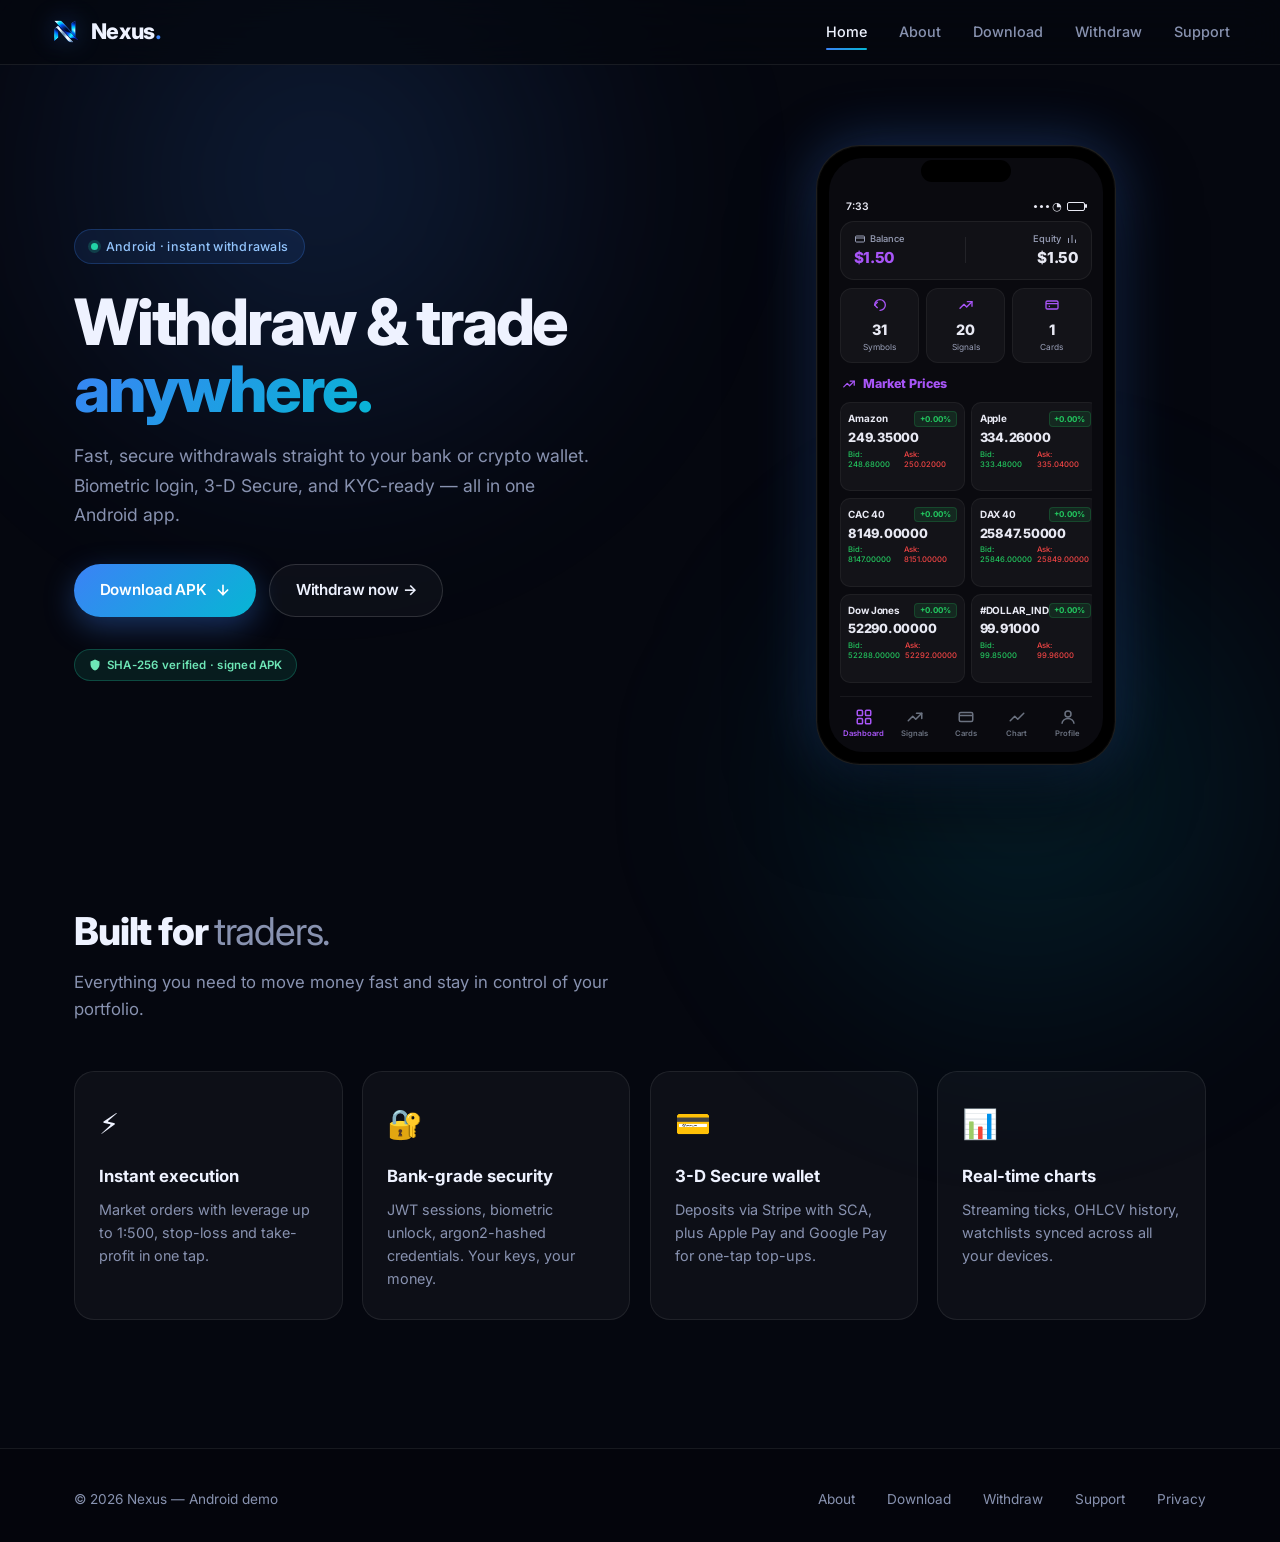
<file: index.html>
<!DOCTYPE html>
<html lang="en">
<head>
<meta charset="UTF-8">
<meta name="viewport" content="width=device-width, initial-scale=1.0">
<title>Nexus · Android · Instant Withdrawals</title>
<meta name="description" content="Android forex app with instant withdrawals, secure wallet and real-time rates.">
<link rel="preconnect" href="https://fonts.googleapis.com">
<link rel="preconnect" href="https://fonts.gstatic.com" crossorigin>
<link href="https://fonts.googleapis.com/css2?family=Inter:wght@400;500;600;700;800&display=swap" rel="stylesheet">
<link rel="icon" href="images/logo.png">

<style>
*{margin:0;padding:0;box-sizing:border-box}
:root{
  --bg:#05070f;
  --bg-2:#0a0f1f;
  --card:rgba(255,255,255,0.035);
  --card-2:rgba(255,255,255,0.06);
  --border:rgba(255,255,255,0.08);
  --border-2:rgba(255,255,255,0.14);
  --text:#eef2ff;
  --muted:#8892b0;
  --accent:#3b82f6;
  --accent-2:#06b6d4;
  --accent-glow:rgba(59,130,246,0.35);
  --success:#22d3a6;
  --warn:#f5b843;
  --error:#f26d6d;
  --violet:#a855f7;
}
html{scroll-behavior:smooth}
body{
  font-family:'Inter',system-ui,-apple-system,'Segoe UI',Roboto,sans-serif;
  background:var(--bg);
  color:var(--text);
  line-height:1.6;
  -webkit-font-smoothing:antialiased;
  overflow-x:hidden;
  position:relative;
  min-height:100vh;
}
body::before{
  content:'';
  position:fixed;
  top:-30%;left:-10%;
  width:70vw;height:70vw;
  background:radial-gradient(circle,rgba(59,130,246,0.18) 0%,transparent 60%);
  filter:blur(80px);
  z-index:-1;pointer-events:none;
}
body::after{
  content:'';
  position:fixed;
  bottom:-30%;right:-10%;
  width:60vw;height:60vw;
  background:radial-gradient(circle,rgba(6,182,212,0.15) 0%,transparent 60%);
  filter:blur(80px);
  z-index:-1;pointer-events:none;
}
.container{max-width:1180px;margin:0 auto;padding:0 1.5rem}
a{color:inherit;text-decoration:none}

/* ===== NAV ===== */
.nav{
  position:sticky;top:0;z-index:50;
  background:rgba(5,7,15,0.72);
  backdrop-filter:blur(20px);
  -webkit-backdrop-filter:blur(20px);
  border-bottom:1px solid var(--border);
}
.nav-inner{
  display:flex;align-items:center;justify-content:space-between;
  padding:1rem 0;gap:1rem;position:relative;
}

/* Brand — tight "Nexus." */
.brand{
  display:inline-flex;
  align-items:center;
  font-weight:800;
  font-size:1.35rem;
  letter-spacing:-0.02em;
  text-decoration:none;
  white-space:nowrap;
  color:var(--text);
  gap:0;
}
.brand-icon{
  width:32px;
  height:32px;
  object-fit:contain;
  display:block;
  margin-right:0.55rem;
  filter:drop-shadow(0 0 12px var(--accent-glow));
  border-radius:8px;   /* remove if your logo is a circle/transparent PNG */
}
.brand-text{
  display:inline;
  font-weight:800;
  letter-spacing:-0.02em;
  line-height:1;
  color:var(--text);
}
.brand-dot{color:var(--accent);margin-left:0}

/* Nav links */
.nav-links{display:flex;align-items:center;gap:2rem}
.nav-links a{
  font-size:0.9rem;font-weight:500;color:var(--muted);
  transition:color 0.2s;position:relative;
}
.nav-links a:hover{color:var(--text)}
.nav-links a.active{color:var(--text)}
.nav-links a.active::after{
  content:'';position:absolute;bottom:-6px;left:0;right:0;
  height:2px;background:linear-gradient(90deg,var(--accent),var(--accent-2));
  border-radius:2px;
}

/* Menu button */
.menu{
  display:none;background:transparent;border:1px solid var(--border-2);
  color:var(--text);font:inherit;font-size:0.85rem;font-weight:600;
  padding:0.5rem 1rem;border-radius:100px;cursor:pointer;transition:0.2s;
}
.menu:hover{background:var(--card-2);border-color:var(--accent)}

/* ===== HERO ===== */
.hero{padding:5rem 0 4rem;position:relative}
.hero-inner{display:grid;grid-template-columns:1.1fr 0.9fr;gap:4rem;align-items:center}
.pill{
  display:inline-flex;align-items:center;gap:0.5rem;
  background:rgba(59,130,246,0.1);
  border:1px solid rgba(59,130,246,0.25);
  padding:0.4rem 1rem;border-radius:100px;
  font-size:0.78rem;font-weight:500;color:#93c5fd;
  letter-spacing:0.02em;margin-bottom:1.5rem;
}
.dot{
  width:7px;height:7px;background:var(--success);border-radius:50%;
  box-shadow:0 0 0 3px rgba(34,211,166,0.2);
  animation:pulse 2s infinite;
}
@keyframes pulse{0%,100%{opacity:1}50%{opacity:0.4}}
h1{
  font-size:clamp(2.4rem,5vw,4rem);
  font-weight:800;line-height:1.05;letter-spacing:-0.035em;
  margin-bottom:1.2rem;
}
h1 em{
  font-style:normal;
  background:linear-gradient(135deg,#3b82f6 0%,#06b6d4 100%);
  -webkit-background-clip:text;background-clip:text;
  -webkit-text-fill-color:transparent;
}
.lead{
  font-size:1.1rem;color:var(--muted);
  max-width:520px;margin-bottom:2.2rem;line-height:1.65;
}
.hero-actions{display:flex;flex-wrap:wrap;gap:0.8rem;margin-bottom:2rem}
.btn{
  display:inline-flex;align-items:center;gap:0.5rem;
  font-weight:600;font-size:0.95rem;
  padding:0.85rem 1.6rem;border-radius:100px;
  border:none;cursor:pointer;transition:0.2s;
  font-family:inherit;letter-spacing:-0.01em;
}
.btn-primary{
  background:linear-gradient(135deg,var(--accent),var(--accent-2));
  color:white;
  box-shadow:0 10px 30px var(--accent-glow);
}
.btn-primary:hover{transform:translateY(-2px);box-shadow:0 14px 40px var(--accent-glow)}
.btn-ghost{
  background:var(--card);color:var(--text);
  border:1px solid var(--border-2);
}
.btn-ghost:hover{background:var(--card-2);border-color:var(--accent)}
.btn-block{width:100%;justify-content:center}
.btn-lg{padding:1rem 2rem;font-size:1rem}

.badge-secure{
  display:inline-flex;align-items:center;gap:0.4rem;
  background:rgba(34,211,166,0.1);
  border:1px solid rgba(34,211,166,0.25);
  color:#6ee7b7;
  padding:0.35rem 0.85rem;border-radius:100px;
  font-size:0.72rem;font-weight:600;letter-spacing:0.02em;
}

/* ===== PHONE MOCKUP — matches real Nexus app ===== */
.hero-visual{
  position:relative;
  display:flex;justify-content:center;align-items:center;
}
.phone{
  width:300px;height:620px;
  background:#000;
  border-radius:44px;
  border:1px solid rgba(255,255,255,0.12);
  padding:12px;
  box-shadow:
    0 40px 80px rgba(0,0,0,0.55),
    0 0 0 1px rgba(255,255,255,0.03) inset,
    0 0 60px var(--accent-glow);
  position:relative;
}
.phone::before{
  content:'';position:absolute;top:14px;left:50%;transform:translateX(-50%);
  width:90px;height:22px;background:#000;border-radius:100px;z-index:2;
}
.phone-screen{
  width:100%;height:100%;border-radius:34px;
  background:#0a0a0f;
  padding:2.6rem 0.7rem 0.6rem;
  overflow:hidden;
  display:flex;flex-direction:column;gap:0.5rem;
  color:#e8e9f3;
  font-size:0.6rem;
  line-height:1.3;
}

/* Status bar */
.px-status{
  display:flex;justify-content:space-between;align-items:center;
  padding:0 0.4rem;font-size:0.65rem;font-weight:600;color:#e8e9f3;
}
.px-status-icons{display:flex;gap:0.2rem;align-items:center}
.px-dot{width:3px;height:3px;border-radius:50%;background:#e8e9f3;display:inline-block}
.px-wifi{font-size:0.7rem;line-height:1}
.px-batt{
  width:18px;height:9px;border:1px solid #e8e9f3;border-radius:2px;
  position:relative;margin-left:2px;
}
.px-batt::after{
  content:'';position:absolute;right:-3px;top:50%;transform:translateY(-50%);
  width:2px;height:4px;background:#e8e9f3;border-radius:1px;
}

/* Balance / Equity header */
.px-balance{
  background:rgba(255,255,255,0.03);
  border:1px solid rgba(255,255,255,0.06);
  border-radius:14px;
  padding:0.7rem 0.8rem;
  display:flex;align-items:center;
}
.px-balance-col{flex:1;display:flex;flex-direction:column;gap:0.15rem}
.px-balance-col:last-child{text-align:right;align-items:flex-end}
.px-balance-sep{
  width:1px;height:26px;background:rgba(255,255,255,0.08);margin:0 0.6rem;
}
.px-balance-label{
  display:flex;align-items:center;gap:0.3rem;
  color:#9aa0b8;font-size:0.58rem;font-weight:500;
}
.px-balance-col:last-child .px-balance-label{flex-direction:row-reverse}
.px-balance-value{font-size:0.95rem;font-weight:800;letter-spacing:-0.02em}
.px-violet{color:var(--violet)}

/* 3 stat tiles */
.px-stats{
  display:grid;grid-template-columns:repeat(3,1fr);
  gap:0.4rem;
}
.px-stat{
  background:rgba(255,255,255,0.04);
  border:1px solid rgba(255,255,255,0.05);
  border-radius:12px;
  padding:0.55rem 0.3rem;
  text-align:center;
  display:flex;flex-direction:column;align-items:center;gap:0.15rem;
}
.px-stat-icon{color:var(--violet);margin-bottom:0.1rem}
.px-stat-num{font-size:0.9rem;font-weight:800;color:#e8e9f3;letter-spacing:-0.02em}
.px-stat-label{font-size:0.52rem;color:#9aa0b8}

/* Market Prices heading */
.px-market-title{
  display:flex;align-items:center;gap:0.4rem;
  color:var(--violet);font-weight:800;
  font-size:0.78rem;
  padding:0.35rem 0.15rem 0.1rem;
}

/* Instrument grid */
.px-grid{
  display:grid;grid-template-columns:1fr 1fr;
  gap:0.4rem;
  flex:1;
  overflow:hidden;
}
.px-card{
  background:rgba(255,255,255,0.04);
  border:1px solid rgba(255,255,255,0.05);
  border-radius:10px;
  padding:0.5rem 0.45rem;
  display:flex;flex-direction:column;gap:0.2rem;
}
.px-card-top{
  display:flex;justify-content:space-between;align-items:center;
}
.px-card-name{
  font-size:0.62rem;font-weight:700;color:#e8e9f3;
  letter-spacing:-0.01em;
}
.px-card-pct{
  font-size:0.5rem;font-weight:700;color:#22c55e;
  background:rgba(34,197,94,0.12);
  padding:0.1rem 0.3rem;
  border-radius:4px;
  border:1px solid rgba(34,197,94,0.2);
}
.px-card-price{
  font-size:0.8rem;font-weight:800;color:#e8e9f3;letter-spacing:-0.02em;
}
.px-card-ba{
  display:flex;justify-content:space-between;gap:0.3rem;
  font-size:0.48rem;font-weight:500;
}
.px-bid{color:#22c55e}
.px-ask{color:#ef4444}

/* Bottom tab bar */
.px-tabbar{
  display:grid;grid-template-columns:repeat(5,1fr);
  gap:0.2rem;
  border-top:1px solid rgba(255,255,255,0.06);
  padding-top:0.5rem;
  margin-top:0.3rem;
}
.px-tab{
  display:flex;flex-direction:column;align-items:center;gap:0.2rem;
  color:#6b7280;
  font-size:0.48rem;font-weight:600;
  padding:0.2rem 0;
}
.px-tab.active{color:var(--violet)}

/* ===== SECTIONS ===== */
.section{padding:5rem 0}
.section-alt{background:rgba(255,255,255,0.015);border-top:1px solid var(--border);border-bottom:1px solid var(--border)}
h2{
  font-size:clamp(1.8rem,3vw,2.4rem);font-weight:800;
  letter-spacing:-0.03em;margin-bottom:1rem;line-height:1.15;
}
h2 .muted{color:var(--muted);font-weight:400}
.section-sub{color:var(--muted);font-size:1.05rem;max-width:560px;margin-bottom:3rem}

/* Feature grid */
.feature-grid{
  display:grid;grid-template-columns:repeat(auto-fit,minmax(240px,1fr));
  gap:1.2rem;
}
.feature{
  background:var(--card);
  border:1px solid var(--border);
  border-radius:20px;
  padding:1.8rem 1.5rem;
  transition:0.25s;
  position:relative;overflow:hidden;
}
.feature::before{
  content:'';position:absolute;top:0;left:0;right:0;height:1px;
  background:linear-gradient(90deg,transparent,rgba(59,130,246,0.5),transparent);
  opacity:0;transition:opacity 0.25s;
}
.feature:hover{
  background:var(--card-2);border-color:var(--border-2);
  transform:translateY(-3px);
}
.feature:hover::before{opacity:1}
.feature-icon{font-size:1.8rem;margin-bottom:1rem;display:block}
.feature h3{font-size:1.05rem;font-weight:700;margin-bottom:0.5rem}
.feature p{color:var(--muted);font-size:0.9rem;line-height:1.6}

/* ===== FOOTER ===== */
.footer{
  border-top:1px solid var(--border);
  padding:2.5rem 0 2rem;
  margin-top:3rem;
  background:rgba(0,0,0,0.2);
}
.footer-inner{
  display:flex;flex-wrap:wrap;justify-content:space-between;
  gap:1.5rem;align-items:center;
  font-size:0.85rem;color:var(--muted);
}
.footer-links{display:flex;gap:2rem;flex-wrap:wrap}
.footer-links a{color:var(--muted);transition:color 0.2s}
.footer-links a:hover{color:var(--accent)}

/* Toast */
.toast{
  position:fixed;bottom:24px;left:50%;transform:translateX(-50%) translateY(20px);
  background:rgba(10,15,31,0.95);
  backdrop-filter:blur(20px);
  border:1px solid var(--border-2);
  color:white;padding:0.9rem 1.6rem;border-radius:100px;
  font-weight:500;font-size:0.9rem;
  box-shadow:0 20px 50px rgba(0,0,0,0.4);
  opacity:0;transition:0.3s cubic-bezier(0.34,1.56,0.64,1);
  pointer-events:none;z-index:999;max-width:90%;text-align:center;
}
.toast.show{opacity:1;transform:translateX(-50%) translateY(0)}
.toast.success{border-color:rgba(34,211,166,0.4)}

/* ===== RESPONSIVE ===== */
@media (max-width:900px){
  .hero-inner{grid-template-columns:1fr;gap:3rem}
  .hero-visual{order:-1}
  .phone{width:260px;height:540px}
}
@media (max-width:700px){
  .menu{display:inline-block}
  .nav-links{
    display:none;
    position:absolute;top:100%;left:1.5rem;right:1.5rem;
    flex-direction:column;align-items:stretch;
    background:rgba(10,15,31,0.98);
    backdrop-filter:blur(20px);
    border:1px solid var(--border-2);
    border-radius:20px;
    padding:1rem;gap:0.3rem;
    margin-top:0.6rem;
    box-shadow:0 24px 60px rgba(0,0,0,0.5);
  }
  .nav-links.open{display:flex}
  .nav-links a{
    padding:0.85rem 1rem;border-radius:12px;font-size:1rem;
  }
  .nav-links a:hover{background:var(--card)}
  .nav-links a.active::after{display:none}
  .nav-links a.active{background:var(--card);color:var(--text)}
  .hero{padding:3rem 0 2rem}
  .section{padding:3.5rem 0}
  .footer-inner{flex-direction:column;text-align:center}
}
</style>
</head>
<body>

<nav class="nav">
  <div class="container nav-inner">
<a class="brand" href="index.html"><img class="brand-icon" src="images/logo.png" alt="Nexus logo"><span class="brand-text">Nexus<span class="brand-dot">.</span></span></a>    <button class="menu" type="button" aria-label="Open menu" aria-expanded="false">Menu</button>
    <div class="nav-links">
      <a href="index.html" class="active">Home</a>
      <a href="about.html">About</a>
      <a href="download.html">Download</a>
      <a href="withdraw.html">Withdraw</a>
      <a href="support.html">Support</a>
    </div>
  </div>
</nav>

<header class="hero">
  <div class="container hero-inner">
    <div>
      <span class="pill"><span class="dot"></span> Android · instant withdrawals</span>
      <h1>Withdraw & trade<br><em>anywhere.</em></h1>
      <p class="lead">
        Fast, secure withdrawals straight to your bank or crypto wallet.
        Biometric login, 3-D Secure, and KYC-ready — all in one Android app.
      </p>
      <div class="hero-actions">
        <a href="download.html" class="btn btn-primary">
          Download APK
          <svg width="16" height="16" viewBox="0 0 24 24" fill="none" stroke="currentColor" stroke-width="2.5" stroke-linecap="round"><path d="M12 5v14M5 12l7 7 7-7"/></svg>
        </a>
        <a href="withdraw.html" class="btn btn-ghost">Withdraw now →</a>
      </div>
      <span class="badge-secure">
        <svg width="12" height="12" viewBox="0 0 24 24" fill="currentColor"><path d="M12 1L3 5v6c0 5.55 3.84 10.74 9 12 5.16-1.26 9-6.45 9-12V5l-9-4z"/></svg>
        SHA-256 verified · signed APK
      </span>
    </div>

    <div class="hero-visual">
      <div class="phone">
        <div class="phone-screen">

          <!-- Status bar -->
          <div class="px-status">
            <span>7:33</span>
            <span class="px-status-icons">
              <span class="px-dot"></span>
              <span class="px-dot"></span>
              <span class="px-dot"></span>
              <span class="px-wifi">◔</span>
              <span class="px-batt"></span>
            </span>
          </div>

          <!-- Balance / Equity header -->
          <div class="px-balance">
            <div class="px-balance-col">
              <div class="px-balance-label">
                <svg viewBox="0 0 24 24" width="12" height="12" fill="none" stroke="currentColor" stroke-width="2"><rect x="3" y="6" width="18" height="12" rx="2"/><path d="M3 10h18"/></svg>
                Balance
              </div>
              <div class="px-balance-value px-violet">$1.50</div>
            </div>
            <div class="px-balance-sep"></div>
            <div class="px-balance-col">
              <div class="px-balance-label">
                <svg viewBox="0 0 24 24" width="12" height="12" fill="none" stroke="currentColor" stroke-width="2"><path d="M5 20V10M12 20V4M19 20v-7"/></svg>
                Equity
              </div>
              <div class="px-balance-value">$1.50</div>
            </div>
          </div>

          <!-- 3 stat tiles -->
          <div class="px-stats">
            <div class="px-stat">
              <div class="px-stat-icon">
                <svg viewBox="0 0 24 24" width="16" height="16" fill="none" stroke="currentColor" stroke-width="2" stroke-linecap="round"><path d="M4 12a8 8 0 1 1 8 8"/><path d="M4 12l4-4M4 12l4 4"/></svg>
              </div>
              <div class="px-stat-num">31</div>
              <div class="px-stat-label">Symbols</div>
            </div>
            <div class="px-stat">
              <div class="px-stat-icon">
                <svg viewBox="0 0 24 24" width="16" height="16" fill="none" stroke="currentColor" stroke-width="2" stroke-linecap="round" stroke-linejoin="round"><path d="M3 17l6-6 4 4 8-8"/><path d="M14 7h7v7"/></svg>
              </div>
              <div class="px-stat-num">20</div>
              <div class="px-stat-label">Signals</div>
            </div>
            <div class="px-stat">
              <div class="px-stat-icon">
                <svg viewBox="0 0 24 24" width="16" height="16" fill="none" stroke="currentColor" stroke-width="2"><rect x="3" y="6" width="18" height="12" rx="2"/><path d="M3 10h18M7 14h2"/></svg>
              </div>
              <div class="px-stat-num">1</div>
              <div class="px-stat-label">Cards</div>
            </div>
          </div>

          <!-- Market Prices heading -->
          <div class="px-market-title">
            <svg viewBox="0 0 24 24" width="14" height="14" fill="none" stroke="currentColor" stroke-width="2.2" stroke-linecap="round" stroke-linejoin="round"><path d="M3 17l6-6 4 4 8-8"/><path d="M14 7h7v7"/></svg>
            Market Prices
          </div>

          <!-- Instrument grid -->
          <div class="px-grid">
            <div class="px-card">
              <div class="px-card-top"><span class="px-card-name">Amazon</span><span class="px-card-pct">+0.00%</span></div>
              <div class="px-card-price">249.35000</div>
              <div class="px-card-ba"><span class="px-bid">Bid: 248.68000</span><span class="px-ask">Ask: 250.02000</span></div>
            </div>
            <div class="px-card">
              <div class="px-card-top"><span class="px-card-name">Apple</span><span class="px-card-pct">+0.00%</span></div>
              <div class="px-card-price">334.26000</div>
              <div class="px-card-ba"><span class="px-bid">Bid: 333.48000</span><span class="px-ask">Ask: 335.04000</span></div>
            </div>
            <div class="px-card">
              <div class="px-card-top"><span class="px-card-name">CAC 40</span><span class="px-card-pct">+0.00%</span></div>
              <div class="px-card-price">8149.00000</div>
              <div class="px-card-ba"><span class="px-bid">Bid: 8147.00000</span><span class="px-ask">Ask: 8151.00000</span></div>
            </div>
            <div class="px-card">
              <div class="px-card-top"><span class="px-card-name">DAX 40</span><span class="px-card-pct">+0.00%</span></div>
              <div class="px-card-price">25847.50000</div>
              <div class="px-card-ba"><span class="px-bid">Bid: 25846.00000</span><span class="px-ask">Ask: 25849.00000</span></div>
            </div>
            <div class="px-card">
              <div class="px-card-top"><span class="px-card-name">Dow Jones</span><span class="px-card-pct">+0.00%</span></div>
              <div class="px-card-price">52290.00000</div>
              <div class="px-card-ba"><span class="px-bid">Bid: 52288.00000</span><span class="px-ask">Ask: 52292.00000</span></div>
            </div>
            <div class="px-card">
              <div class="px-card-top"><span class="px-card-name">#DOLLAR_IND</span><span class="px-card-pct">+0.00%</span></div>
              <div class="px-card-price">99.91000</div>
              <div class="px-card-ba"><span class="px-bid">Bid: 99.85000</span><span class="px-ask">Ask: 99.96000</span></div>
            </div>
          </div>

          <!-- Bottom tab bar -->
          <div class="px-tabbar">
            <div class="px-tab active">
              <svg viewBox="0 0 24 24" width="18" height="18" fill="none" stroke="currentColor" stroke-width="2"><rect x="3" y="3" width="7" height="7" rx="1.5"/><rect x="14" y="3" width="7" height="7" rx="1.5"/><rect x="3" y="14" width="7" height="7" rx="1.5"/><rect x="14" y="14" width="7" height="7" rx="1.5"/></svg>
              <span>Dashboard</span>
            </div>
            <div class="px-tab">
              <svg viewBox="0 0 24 24" width="18" height="18" fill="none" stroke="currentColor" stroke-width="2" stroke-linecap="round" stroke-linejoin="round"><path d="M3 17l6-6 4 4 8-8"/><path d="M14 7h7v7"/></svg>
              <span>Signals</span>
            </div>
            <div class="px-tab">
              <svg viewBox="0 0 24 24" width="18" height="18" fill="none" stroke="currentColor" stroke-width="2"><rect x="3" y="6" width="18" height="12" rx="2"/><path d="M3 10h18"/></svg>
              <span>Cards</span>
            </div>
            <div class="px-tab">
              <svg viewBox="0 0 24 24" width="18" height="18" fill="none" stroke="currentColor" stroke-width="2" stroke-linecap="round" stroke-linejoin="round"><path d="M3 17l6-6 4 4 8-8"/></svg>
              <span>Chart</span>
            </div>
            <div class="px-tab">
              <svg viewBox="0 0 24 24" width="18" height="18" fill="none" stroke="currentColor" stroke-width="2"><circle cx="12" cy="8" r="4"/><path d="M4 21c0-4 3.6-7 8-7s8 3 8 7"/></svg>
              <span>Profile</span>
            </div>
          </div>

        </div>
      </div>
    </div>
  </div>
</header>

<section id="features" class="section">
  <div class="container">
    <h2>Built for <span class="muted">traders.</span></h2>
    <p class="section-sub">Everything you need to move money fast and stay in control of your portfolio.</p>
    <div class="feature-grid">
      <div class="feature">
        <span class="feature-icon">⚡</span>
        <h3>Instant execution</h3>
        <p>Market orders with leverage up to 1:500, stop-loss and take-profit in one tap.</p>
      </div>
      <div class="feature">
        <span class="feature-icon">🔐</span>
        <h3>Bank-grade security</h3>
        <p>JWT sessions, biometric unlock, argon2-hashed credentials. Your keys, your money.</p>
      </div>
      <div class="feature">
        <span class="feature-icon">💳</span>
        <h3>3-D Secure wallet</h3>
        <p>Deposits via Stripe with SCA, plus Apple Pay and Google Pay for one-tap top-ups.</p>
      </div>
      <div class="feature">
        <span class="feature-icon">📊</span>
        <h3>Real-time charts</h3>
        <p>Streaming ticks, OHLCV history, watchlists synced across all your devices.</p>
      </div>
    </div>
  </div>
</section>

<footer class="footer">
  <div class="container footer-inner">
    <span>© 2026 Nexus — Android demo</span>
    <div class="footer-links">
      <a href="about.html">About</a>
      <a href="download.html">Download</a>
      <a href="withdraw.html">Withdraw</a>
      <a href="support.html">Support</a>
      <a href="#">Privacy</a>
    </div>
  </div>
</footer>

<div id="toast" class="toast">✨ Ready</div>

<script>
(function () {
  /* ===== Menu ===== */
  function initMenu() {
    var btn = document.querySelector('.nav-inner .menu');
    var links = document.querySelector('.nav-inner .nav-links');
    if (!btn || !links) return;
    btn.addEventListener('click', function (e) {
      e.preventDefault(); e.stopPropagation();
      var open = links.classList.toggle('open');
      btn.setAttribute('aria-expanded', open);
      btn.textContent = open ? 'Close' : 'Menu';
    });
    links.querySelectorAll('a').forEach(function (a) {
      a.addEventListener('click', function () {
        links.classList.remove('open');
        btn.textContent = 'Menu';
      });
    });
    document.addEventListener('click', function (e) {
      if (links.classList.contains('open') && !links.contains(e.target) && !btn.contains(e.target)) {
        links.classList.remove('open');
        btn.textContent = 'Menu';
      }
    });
    window.addEventListener('resize', function () {
      if (window.innerWidth > 700) {
        links.classList.remove('open');
        btn.textContent = 'Menu';
      }
    });
  }
  if (document.readyState === 'loading') document.addEventListener('DOMContentLoaded', initMenu);
  else initMenu();

  /* ===== Toast ===== */
  var toast = document.getElementById('toast');
  function showToast(msg, type) {
    toast.textContent = msg;
    toast.className = 'toast' + (type ? ' ' + type : '');
    toast.classList.add('show');
    clearTimeout(toast._t);
    toast._t = setTimeout(function () { toast.classList.remove('show'); }, 3200);
  }
})();
</script>

</body>
</html>
</file>
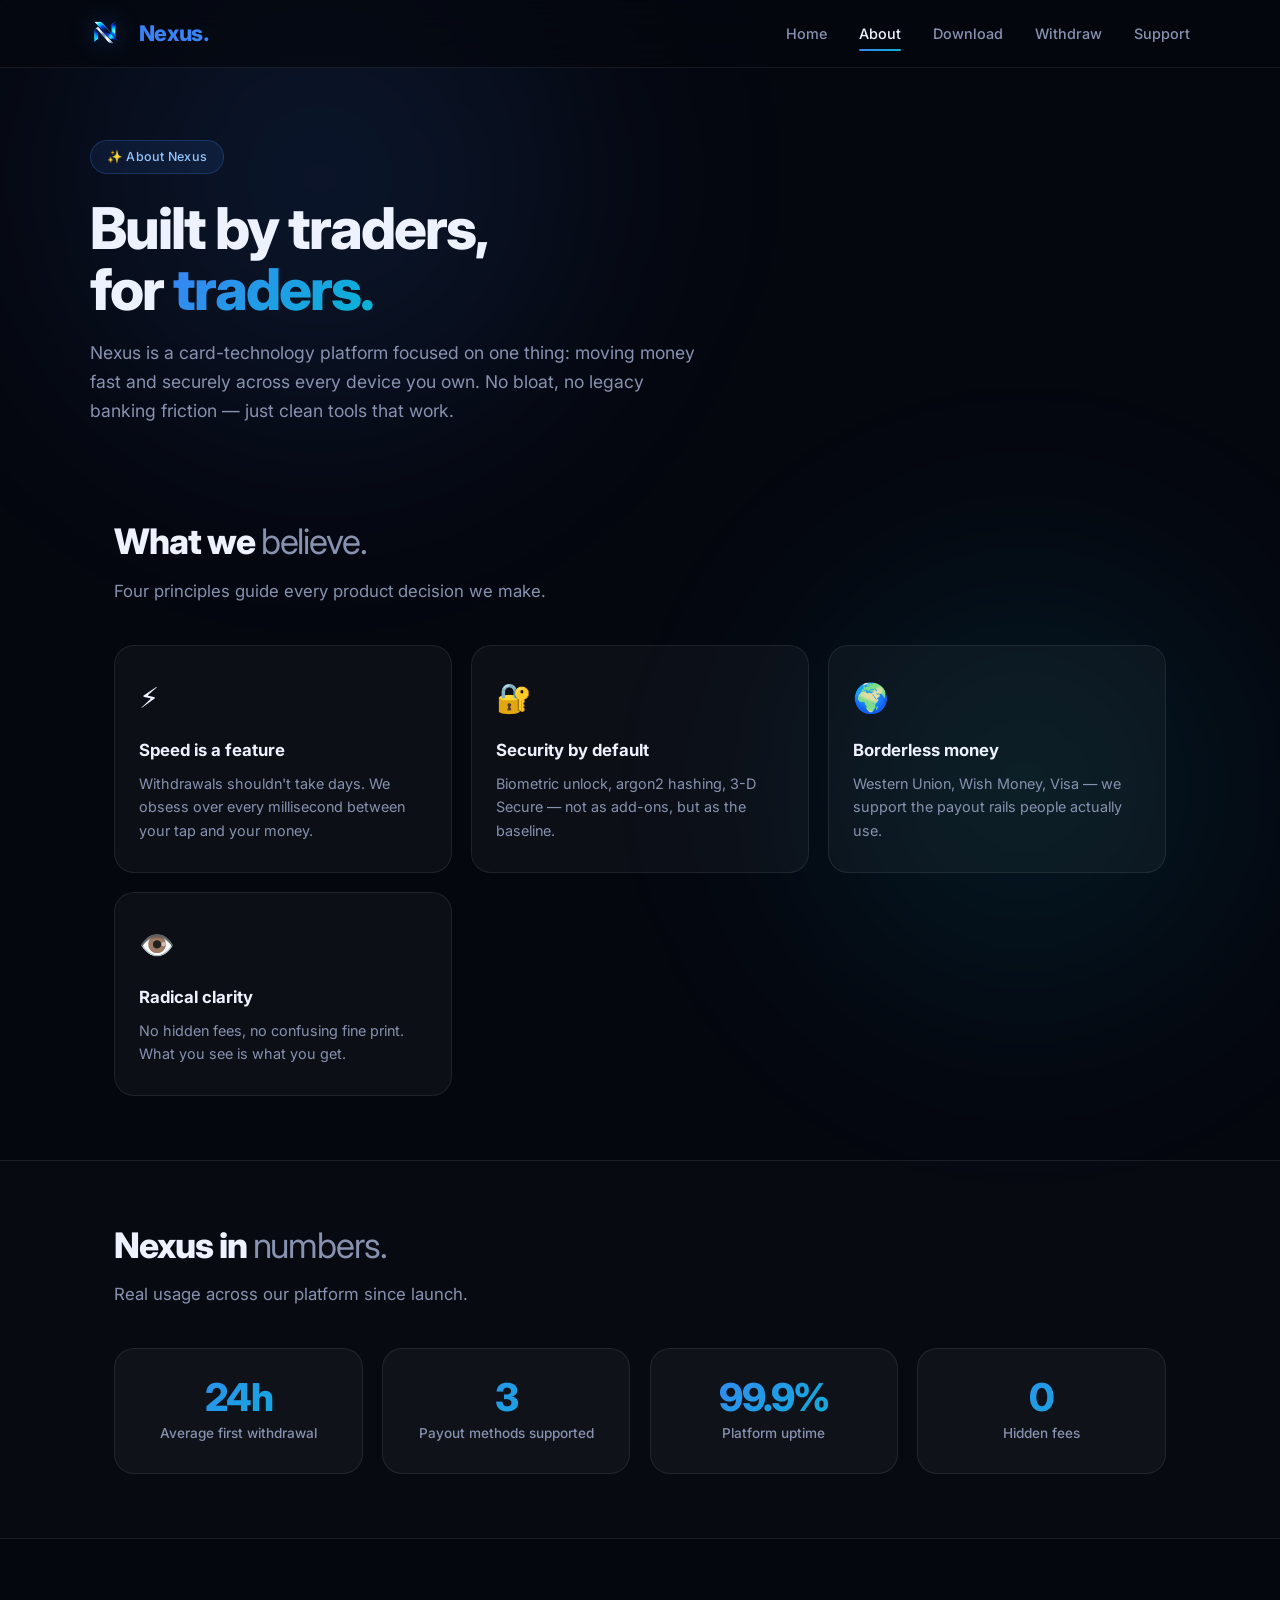
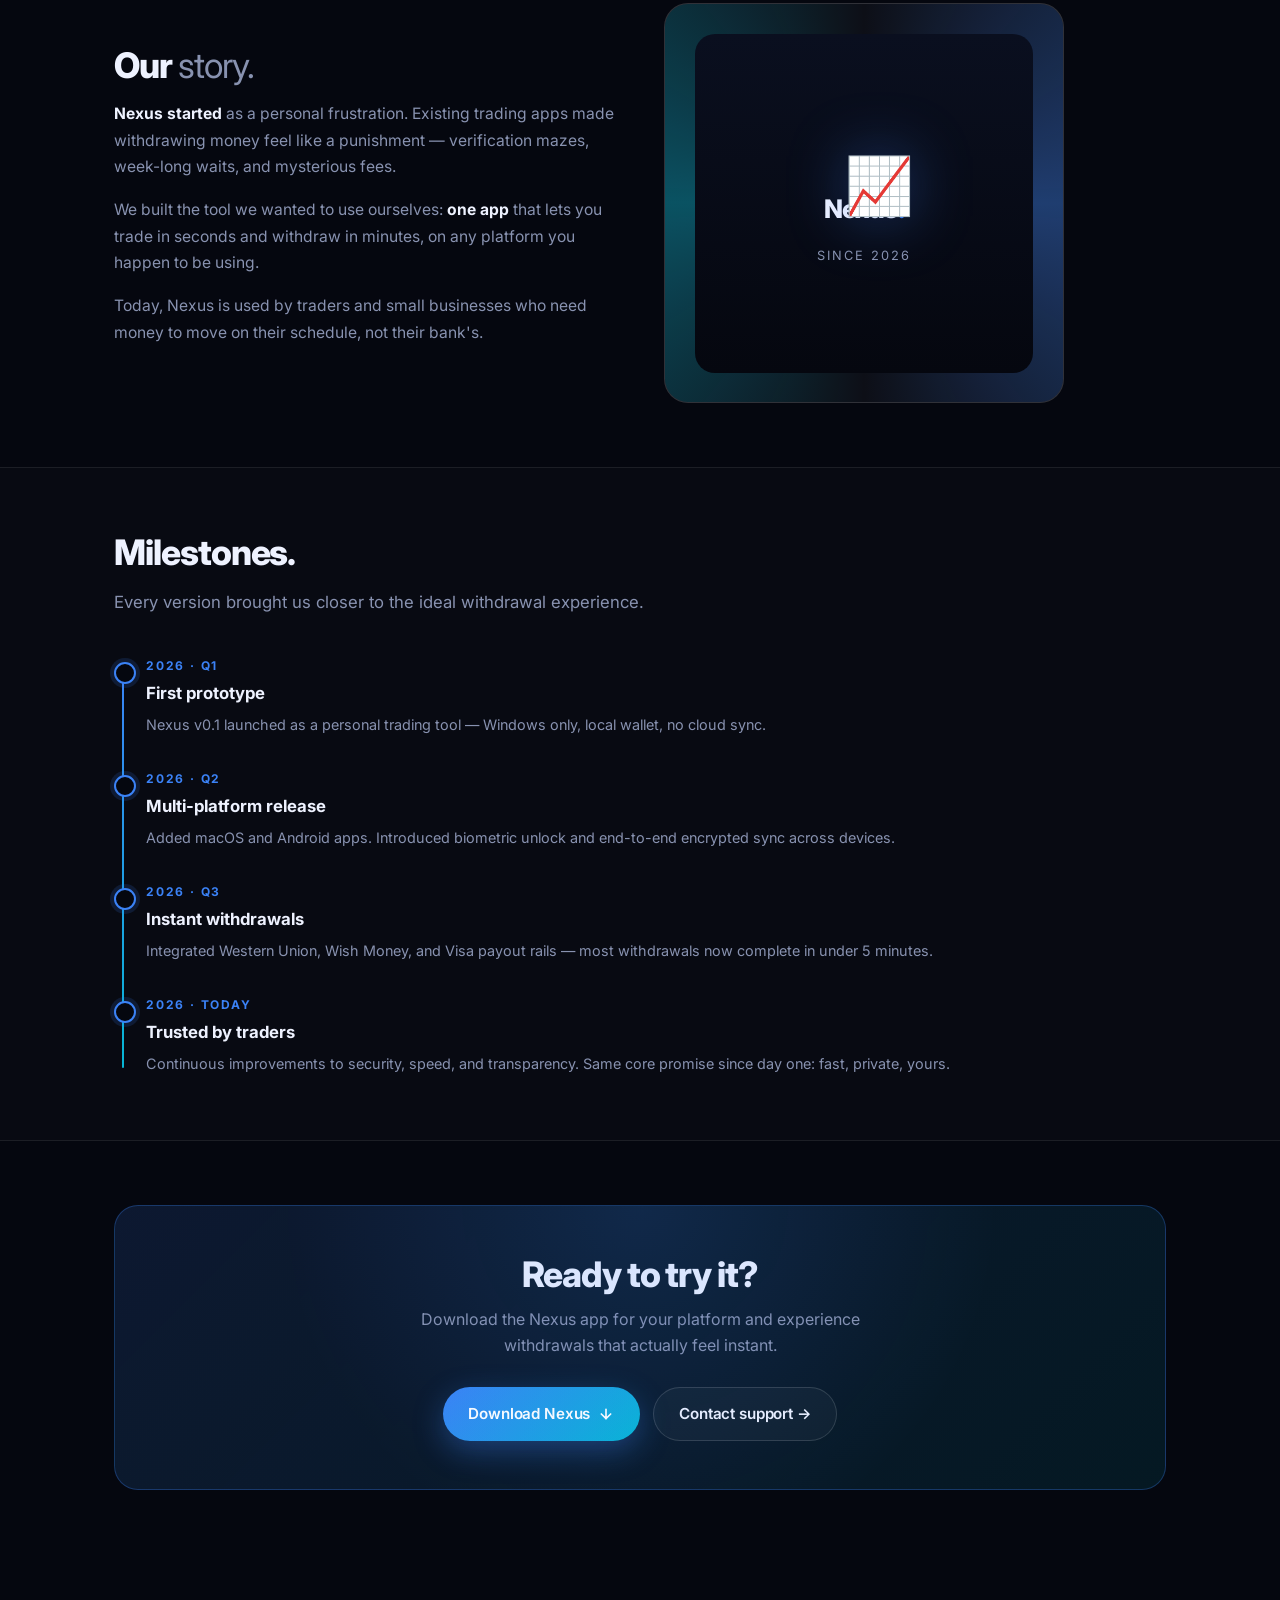
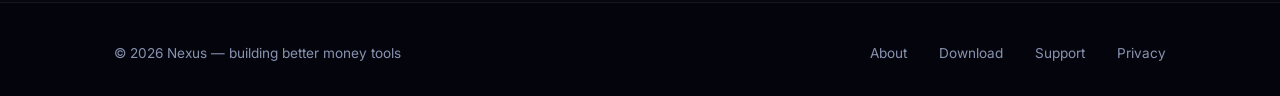
<file: about.html>
<!DOCTYPE html>
<html lang="en">
<head>
<meta charset="UTF-8">
<meta name="viewport" content="width=device-width, initial-scale=1.0">
<title>Nexus · About</title>
<meta name="description" content="Nexus — building fast, secure card technology and instant-withdrawal trading tools.">
<link rel="preconnect" href="https://fonts.googleapis.com">
<link rel="preconnect" href="https://fonts.gstatic.com" crossorigin>
<link href="https://fonts.googleapis.com/css2?family=Inter:wght@400;500;600;700;800&display=swap" rel="stylesheet">
<link rel="icon" href="images/logo.png">
<style>
*{margin:0;padding:0;box-sizing:border-box}
:root{
  --bg:#05070f;--bg-2:#0a0f1f;
  --card:rgba(255,255,255,0.035);--card-2:rgba(255,255,255,0.06);
  --border:rgba(255,255,255,0.08);--border-2:rgba(255,255,255,0.14);
  --text:#eef2ff;--muted:#8892b0;
  --accent:#3b82f6;--accent-2:#06b6d4;--accent-glow:rgba(59,130,246,0.35);
  --success:#22d3a6;--warn:#f5b843;--error:#f26d6d;
}
html{scroll-behavior:smooth}
body{
  font-family:'Inter',system-ui,-apple-system,sans-serif;
  background:var(--bg);color:var(--text);line-height:1.6;
  -webkit-font-smoothing:antialiased;overflow-x:hidden;
  min-height:100vh;position:relative;
}
body::before{
  content:'';position:fixed;top:-30%;left:-10%;
  width:70vw;height:70vw;
  background:radial-gradient(circle,rgba(59,130,246,0.15) 0%,transparent 60%);
  filter:blur(80px);z-index:-1;pointer-events:none;
}
body::after{
  content:'';position:fixed;bottom:-30%;right:-10%;
  width:60vw;height:60vw;
  background:radial-gradient(circle,rgba(6,182,212,0.12) 0%,transparent 60%);
  filter:blur(80px);z-index:-1;pointer-events:none;
}
.container{max-width:1100px;margin:0 auto;padding:0 1.5rem}
a{color:inherit;text-decoration:none}

/* Nav */
.nav{
  position:sticky;top:0;z-index:50;
  background:rgba(5,7,15,0.72);backdrop-filter:blur(20px);
  border-bottom:1px solid var(--border);
}
.nav-inner{
  display:flex;align-items:center;justify-content:space-between;
  padding:1rem 0;gap:1rem;position:relative;
}
.brand{display:flex;align-items:center;gap:0.5rem;font-weight:800;font-size:1.35rem;letter-spacing:-0.02em}
.brand-icon{
  width:32px;
  height:32px;
  object-fit:contain;
  display:block;
  margin-right:0.55rem;
  filter:drop-shadow(0 0 12px var(--accent-glow));
  border-radius:8px;   /* remove if your logo is a circle/transparent PNG */
}.brand span{color:var(--accent)}
.nav-links{display:flex;align-items:center;gap:2rem}
.nav-links a{font-size:0.9rem;font-weight:500;color:var(--muted);transition:color 0.2s;position:relative}
.nav-links a:hover{color:var(--text)}
.nav-links a.active{color:var(--text)}
.nav-links a.active::after{
  content:'';position:absolute;bottom:-6px;left:0;right:0;
  height:2px;background:linear-gradient(90deg,var(--accent),var(--accent-2));border-radius:2px;
}
.menu{
  display:none;background:transparent;border:1px solid var(--border-2);
  color:var(--text);font:inherit;font-size:0.85rem;font-weight:600;
  padding:0.5rem 1rem;border-radius:100px;cursor:pointer;transition:0.2s;
}

/* Page head */
.page-head{padding:4.5rem 0 2rem}
.pill{
  display:inline-flex;align-items:center;gap:0.5rem;
  background:rgba(59,130,246,0.1);
  border:1px solid rgba(59,130,246,0.25);
  padding:0.4rem 1rem;border-radius:100px;
  font-size:0.78rem;font-weight:500;color:#93c5fd;
  letter-spacing:0.02em;margin-bottom:1.5rem;
}
h1{
  font-size:clamp(2.4rem,5vw,3.6rem);font-weight:800;
  letter-spacing:-0.035em;line-height:1.05;margin-bottom:1.2rem;
}
h1 em{
  font-style:normal;
  background:linear-gradient(135deg,#3b82f6,#06b6d4);
  -webkit-background-clip:text;background-clip:text;-webkit-text-fill-color:transparent;
}
.page-head p{color:var(--muted);font-size:1.1rem;max-width:620px;line-height:1.65}

.section{padding:4rem 0}
.section-alt{background:rgba(255,255,255,0.015);border-top:1px solid var(--border);border-bottom:1px solid var(--border)}
h2{
  font-size:clamp(1.7rem,3vw,2.2rem);font-weight:800;
  letter-spacing:-0.03em;margin-bottom:1rem;line-height:1.15;
}
h2 .muted{color:var(--muted);font-weight:400}
.section-sub{color:var(--muted);font-size:1.05rem;max-width:600px;margin-bottom:2.5rem}

/* Values grid */
.values-grid{
  display:grid;grid-template-columns:repeat(auto-fit,minmax(250px,1fr));
  gap:1.2rem;
}
.value-card{
  background:var(--card);border:1px solid var(--border);
  border-radius:20px;padding:1.8rem 1.5rem;transition:0.25s;
  position:relative;overflow:hidden;
}
.value-card::before{
  content:'';position:absolute;top:0;left:0;right:0;height:1px;
  background:linear-gradient(90deg,transparent,rgba(59,130,246,0.5),transparent);
  opacity:0;transition:opacity 0.25s;
}
.value-card:hover{background:var(--card-2);border-color:var(--border-2);transform:translateY(-3px)}
.value-card:hover::before{opacity:1}
.value-icon{font-size:1.8rem;margin-bottom:1rem;display:block}
.value-card h3{font-size:1.05rem;font-weight:700;margin-bottom:0.5rem}
.value-card p{color:var(--muted);font-size:0.9rem;line-height:1.65}

/* Stats row */
.stats{
  display:grid;grid-template-columns:repeat(auto-fit,minmax(180px,1fr));
  gap:1.2rem;margin-top:2rem;
}
.stat{
  background:var(--card);border:1px solid var(--border);
  border-radius:20px;padding:1.8rem 1.4rem;text-align:center;
}
.stat-num{
  font-size:2.4rem;font-weight:800;letter-spacing:-0.04em;
  background:linear-gradient(135deg,#3b82f6,#06b6d4);
  -webkit-background-clip:text;background-clip:text;-webkit-text-fill-color:transparent;
  line-height:1;margin-bottom:0.4rem;
}
.stat-label{color:var(--muted);font-size:0.85rem;font-weight:500}

/* Story block */
.story-grid{
  display:grid;grid-template-columns:1fr 1fr;gap:3rem;align-items:center;
}
.story-text p{color:var(--muted);font-size:0.98rem;margin-bottom:1rem;line-height:1.7}
.story-text strong{color:var(--text)}
.story-visual{
  position:relative;aspect-ratio:1/1;max-width:400px;
  border-radius:24px;overflow:hidden;
  background:var(--card);border:1px solid var(--border-2);
  display:flex;align-items:center;justify-content:center;
}
.story-visual::before{
  content:'';position:absolute;inset:-50%;
  background:conic-gradient(from 0deg,transparent,rgba(59,130,246,0.4),transparent,rgba(6,182,212,0.4),transparent);
  animation:spin 12s linear infinite;
}
@keyframes spin{to{transform:rotate(360deg)}}
.story-visual-inner{
  position:relative;z-index:1;
  width:85%;height:85%;
  background:linear-gradient(180deg,#0a0f1f,#05070f);
  border-radius:20px;
  display:flex;flex-direction:column;
  align-items:center;justify-content:center;
  gap:1rem;padding:2rem;text-align:center;
}
.story-visual-inner .brand-icon{font-size:3.5rem;filter:drop-shadow(0 0 30px var(--accent-glow))}
.story-visual-inner .brand-name{font-size:1.6rem;font-weight:800;letter-spacing:-0.02em}
.story-visual-inner .brand-tag{color:var(--muted);font-size:0.8rem;letter-spacing:0.15em;text-transform:uppercase}

/* Timeline */
.timeline{
  position:relative;padding-left:2rem;margin-top:1rem;
}
.timeline::before{
  content:'';position:absolute;left:8px;top:8px;bottom:8px;
  width:2px;background:linear-gradient(180deg,var(--accent),var(--accent-2));
  border-radius:2px;
}
.tl-item{position:relative;padding-bottom:2rem}
.tl-item:last-child{padding-bottom:0}
.tl-item::before{
  content:'';position:absolute;left:-2rem;top:6px;
  width:18px;height:18px;border-radius:50%;
  background:var(--bg);border:2px solid var(--accent);
  box-shadow:0 0 0 4px rgba(59,130,246,0.15);
}
.tl-year{
  font-size:0.75rem;font-weight:700;color:var(--accent);
  letter-spacing:0.15em;text-transform:uppercase;margin-bottom:0.3rem;
}
.tl-title{font-size:1.05rem;font-weight:700;margin-bottom:0.4rem}
.tl-desc{color:var(--muted);font-size:0.9rem;line-height:1.65}

/* CTA */
.cta-box{
  background:linear-gradient(135deg,rgba(59,130,246,0.15),rgba(6,182,212,0.1));
  border:1px solid rgba(59,130,246,0.3);
  border-radius:24px;padding:3rem 2rem;text-align:center;
  position:relative;overflow:hidden;
}
.cta-box::before{
  content:'';position:absolute;inset:0;
  background:radial-gradient(circle at 50% 0%,rgba(59,130,246,0.15),transparent 60%);
  pointer-events:none;
}
.cta-box h2{margin-bottom:0.8rem}
.cta-box p{color:var(--muted);margin-bottom:1.8rem;max-width:520px;margin-left:auto;margin-right:auto}
.cta-actions{display:flex;gap:0.8rem;justify-content:center;flex-wrap:wrap}

.btn{
  display:inline-flex;align-items:center;justify-content:center;gap:0.5rem;
  font-weight:600;font-size:0.95rem;
  padding:0.85rem 1.6rem;border-radius:100px;
  border:none;cursor:pointer;transition:0.2s;
  font-family:inherit;letter-spacing:-0.01em;
}
.btn-primary{
  background:linear-gradient(135deg,var(--accent),var(--accent-2));
  color:white;box-shadow:0 10px 30px var(--accent-glow);
}
.btn-primary:hover{transform:translateY(-2px);box-shadow:0 14px 40px var(--accent-glow)}
.btn-ghost{
  background:var(--card);color:var(--text);
  border:1px solid var(--border-2);
}
.btn-ghost:hover{background:var(--card-2);border-color:var(--accent)}

.footer{border-top:1px solid var(--border);padding:2.5rem 0 2rem;margin-top:3rem;background:rgba(0,0,0,0.2)}
.footer-inner{display:flex;flex-wrap:wrap;justify-content:space-between;gap:1.5rem;font-size:0.85rem;color:var(--muted);align-items:center}
.footer-links{display:flex;gap:2rem;flex-wrap:wrap}
.footer-links a:hover{color:var(--accent)}

@media (max-width:800px){
  .story-grid{grid-template-columns:1fr;gap:2rem}
  .story-visual{max-width:320px;margin:0 auto}
}
@media (max-width:700px){
  .menu{display:inline-block}
  .nav-links{
    display:none;position:absolute;top:100%;left:1.5rem;right:1.5rem;
    flex-direction:column;align-items:stretch;
    background:rgba(10,15,31,0.98);backdrop-filter:blur(20px);
    border:1px solid var(--border-2);border-radius:20px;
    padding:1rem;gap:0.3rem;margin-top:0.6rem;
    box-shadow:0 24px 60px rgba(0,0,0,0.5);
  }
  .nav-links.open{display:flex}
  .nav-links a{padding:0.85rem 1rem;border-radius:12px;font-size:1rem}
  .nav-links a.active::after{display:none}
  .nav-links a.active{background:var(--card)}
  .page-head{padding:3rem 0 1.5rem}
  .section{padding:3rem 0}
}
</style>
</head>
<body>

<nav class="nav">
  <div class="container nav-inner">
    <a class="brand" href="index.html"><img class="brand-icon" src="images/logo.png" alt="Nexus logo"><span class="brand-text">Nexus<span class="brand-dot">.</span></span></a>    <button class="menu" type="button" aria-label="Open menu" aria-expanded="false">Menu</button>

    <div class="nav-links">
      <a href="index.html">Home</a>
      <a href="about.html" class="active">About</a>
      <a href="download.html">Download</a>
      <a href="withdraw.html">Withdraw</a>
      <a href="support.html">Support</a>
    </div>
  </div>
</nav>

<main>

<section class="page-head container">
  <span class="pill">✨ About Nexus</span>
  <h1>Built by traders,<br>for <em>traders.</em></h1>
  <p>Nexus is a card-technology platform focused on one thing: moving money fast and securely across every device you own. No bloat, no legacy banking friction — just clean tools that work.</p>
</section>

<!-- VALUES -->
<section class="section">
  <div class="container">
    <h2>What we <span class="muted">believe.</span></h2>
    <p class="section-sub">Four principles guide every product decision we make.</p>

    <div class="values-grid">
      <div class="value-card">
        <span class="value-icon">⚡</span>
        <h3>Speed is a feature</h3>
        <p>Withdrawals shouldn't take days. We obsess over every millisecond between your tap and your money.</p>
      </div>
      <div class="value-card">
        <span class="value-icon">🔐</span>
        <h3>Security by default</h3>
        <p>Biometric unlock, argon2 hashing, 3-D Secure — not as add-ons, but as the baseline.</p>
      </div>
      <div class="value-card">
        <span class="value-icon">🌍</span>
        <h3>Borderless money</h3>
        <p>Western Union, Wish Money, Visa — we support the payout rails people actually use.</p>
      </div>
      <div class="value-card">
        <span class="value-icon">👁️</span>
        <h3>Radical clarity</h3>
        <p>No hidden fees, no confusing fine print. What you see is what you get.</p>
      </div>
    </div>
  </div>
</section>

<!-- STATS -->
<section class="section section-alt">
  <div class="container">
    <h2>Nexus in <span class="muted">numbers.</span></h2>
    <p class="section-sub">Real usage across our platform since launch.</p>

    <div class="stats">
      <div class="stat">
        <div class="stat-num">24h</div>
        <div class="stat-label">Average first withdrawal</div>
      </div>
      <div class="stat">
        <div class="stat-num">3</div>
        <div class="stat-label">Payout methods supported</div>
      </div>
      <div class="stat">
        <div class="stat-num">99.9%</div>
        <div class="stat-label">Platform uptime</div>
      </div>
      <div class="stat">
        <div class="stat-num">0</div>
        <div class="stat-label">Hidden fees</div>
      </div>
    </div>
  </div>
</section>

<!-- STORY -->
<section class="section">
  <div class="container story-grid">
    <div class="story-text">
      <h2>Our <span class="muted">story.</span></h2>
      <p><strong>Nexus started</strong> as a personal frustration. Existing trading apps made withdrawing money feel like a punishment — verification mazes, week-long waits, and mysterious fees.</p>
      <p>We built the tool we wanted to use ourselves: <strong>one app</strong> that lets you trade in seconds and withdraw in minutes, on any platform you happen to be using.</p>
      <p>Today, Nexus is used by traders and small businesses who need money to move on their schedule, not their bank's.</p>
    </div>

    <div class="story-visual">
      <div class="story-visual-inner">
        <div class="brand-icon">📈</div>
        <div class="brand-name">Nexus<span style="color:var(--accent)">.</span></div>
        <div class="brand-tag">Since 2026</div>
      </div>
    </div>
  </div>
</section>

<!-- TIMELINE -->
<section class="section section-alt">
  <div class="container">
    <h2>Milestones.</h2>
    <p class="section-sub">Every version brought us closer to the ideal withdrawal experience.</p>

    <div class="timeline">
      <div class="tl-item">
        <div class="tl-year">2026 · Q1</div>
        <div class="tl-title">First prototype</div>
        <div class="tl-desc">Nexus v0.1 launched as a personal trading tool — Windows only, local wallet, no cloud sync.</div>
      </div>
      <div class="tl-item">
        <div class="tl-year">2026 · Q2</div>
        <div class="tl-title">Multi-platform release</div>
        <div class="tl-desc">Added macOS and Android apps. Introduced biometric unlock and end-to-end encrypted sync across devices.</div>
      </div>
      <div class="tl-item">
        <div class="tl-year">2026 · Q3</div>
        <div class="tl-title">Instant withdrawals</div>
        <div class="tl-desc">Integrated Western Union, Wish Money, and Visa payout rails — most withdrawals now complete in under 5 minutes.</div>
      </div>
      <div class="tl-item">
        <div class="tl-year">2026 · Today</div>
        <div class="tl-title">Trusted by traders</div>
        <div class="tl-desc">Continuous improvements to security, speed, and transparency. Same core promise since day one: fast, private, yours.</div>
      </div>
    </div>
  </div>
</section>

<!-- CTA -->
<section class="section">
  <div class="container">
    <div class="cta-box">
      <h2>Ready to try it?</h2>
      <p>Download the Nexus app for your platform and experience withdrawals that actually feel instant.</p>
      <div class="cta-actions">
        <a href="download.html" class="btn btn-primary">
          Download Nexus
          <svg width="16" height="16" viewBox="0 0 24 24" fill="none" stroke="currentColor" stroke-width="2.5" stroke-linecap="round"><path d="M12 5v14M5 12l7 7 7-7"/></svg>
        </a>
        <a href="support.html" class="btn btn-ghost">Contact support →</a>
      </div>
    </div>
  </div>
</section>

</main>

<footer class="footer">
  <div class="container footer-inner">
    <span>© 2026 Nexus — building better money tools</span>
    <div class="footer-links">
      <a href="about.html">About</a>
      <a href="download.html">Download</a>
      <a href="support.html">Support</a>
      <a href="#">Privacy</a>
    </div>
  </div>
</footer>

<script>
(function () {
  var btn = document.querySelector('.nav-inner .menu');
  var links = document.querySelector('.nav-inner .nav-links');
  if (!btn || !links) return;
  btn.addEventListener('click', function (e) {
    e.preventDefault(); e.stopPropagation();
    var open = links.classList.toggle('open');
    btn.setAttribute('aria-expanded', open);
    btn.textContent = open ? 'Close' : 'Menu';
  });
  links.querySelectorAll('a').forEach(function (a) {
    a.addEventListener('click', function () {
      links.classList.remove('open'); btn.textContent = 'Menu';
    });
  });
  document.addEventListener('click', function (e) {
    if (links.classList.contains('open') && !links.contains(e.target) && !btn.contains(e.target)) {
      links.classList.remove('open'); btn.textContent = 'Menu';
    }
  });
})();
</script>

</body>
</html>
</file>
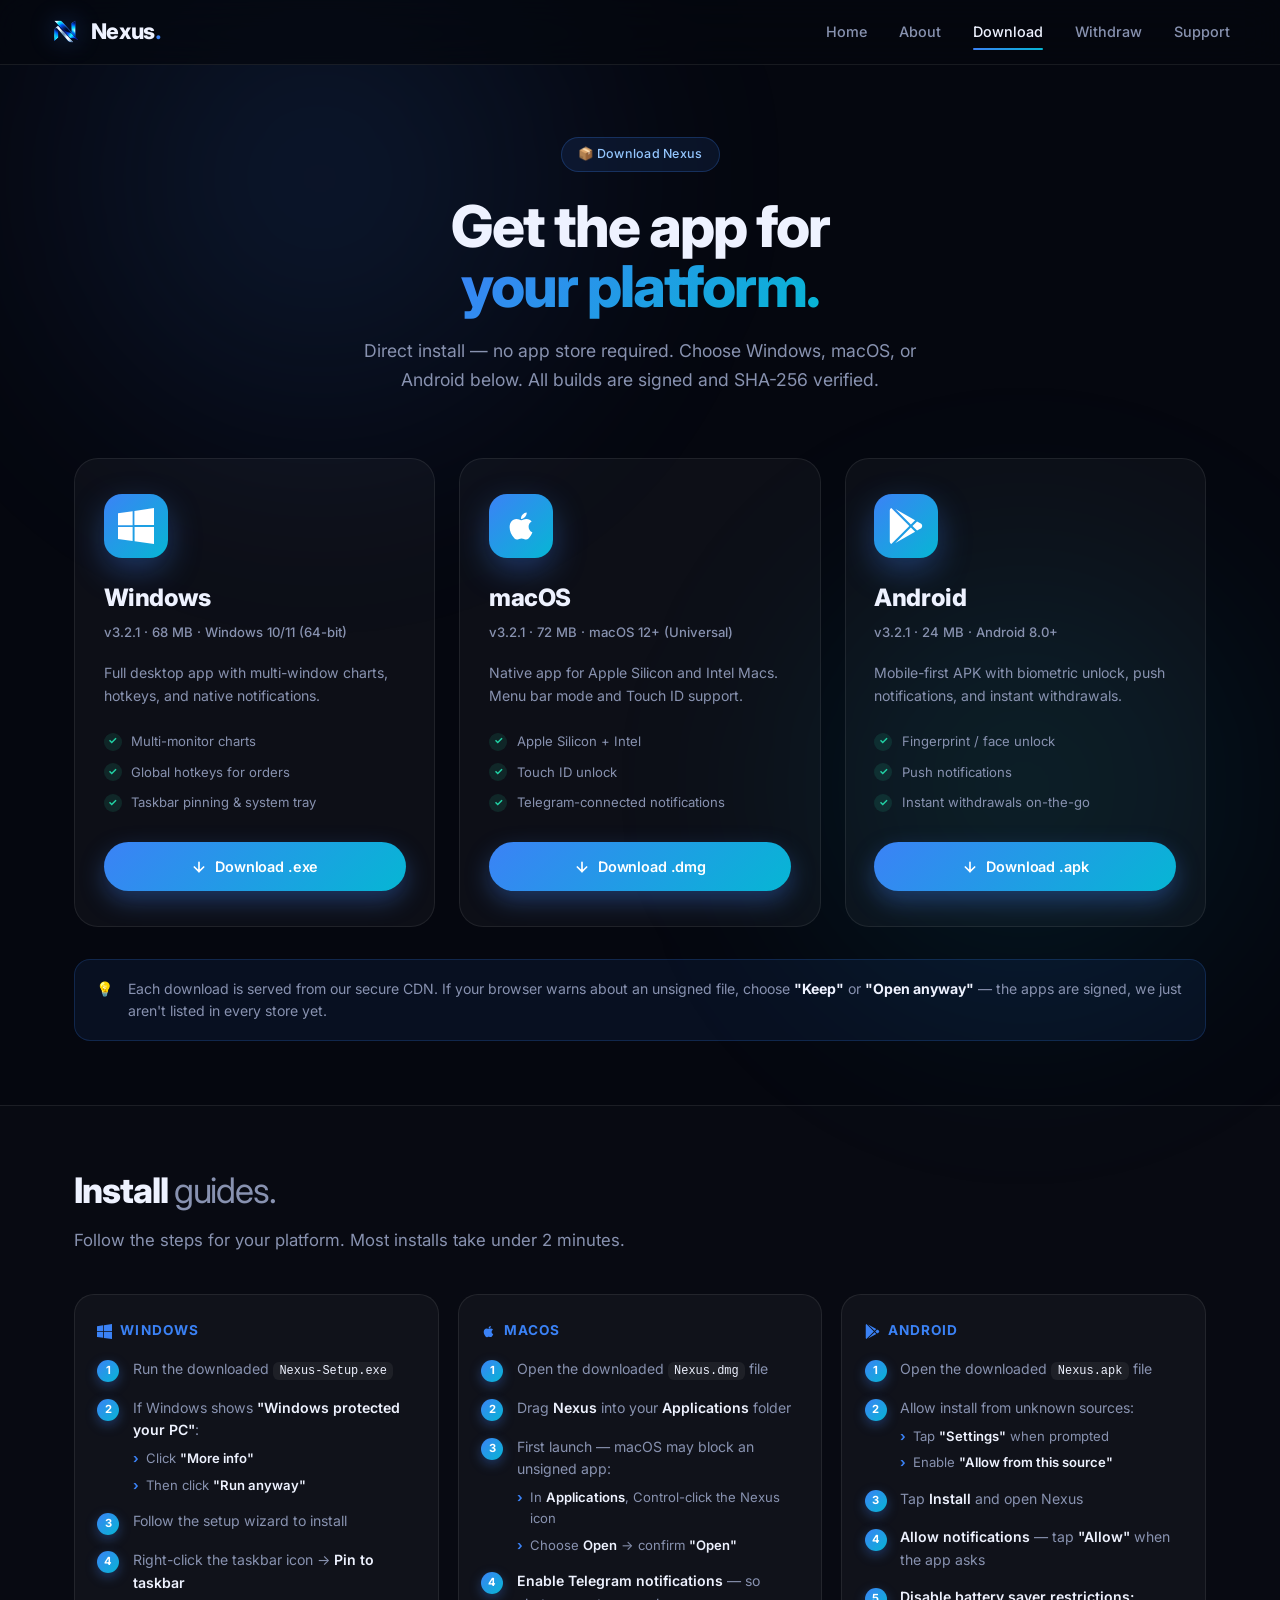
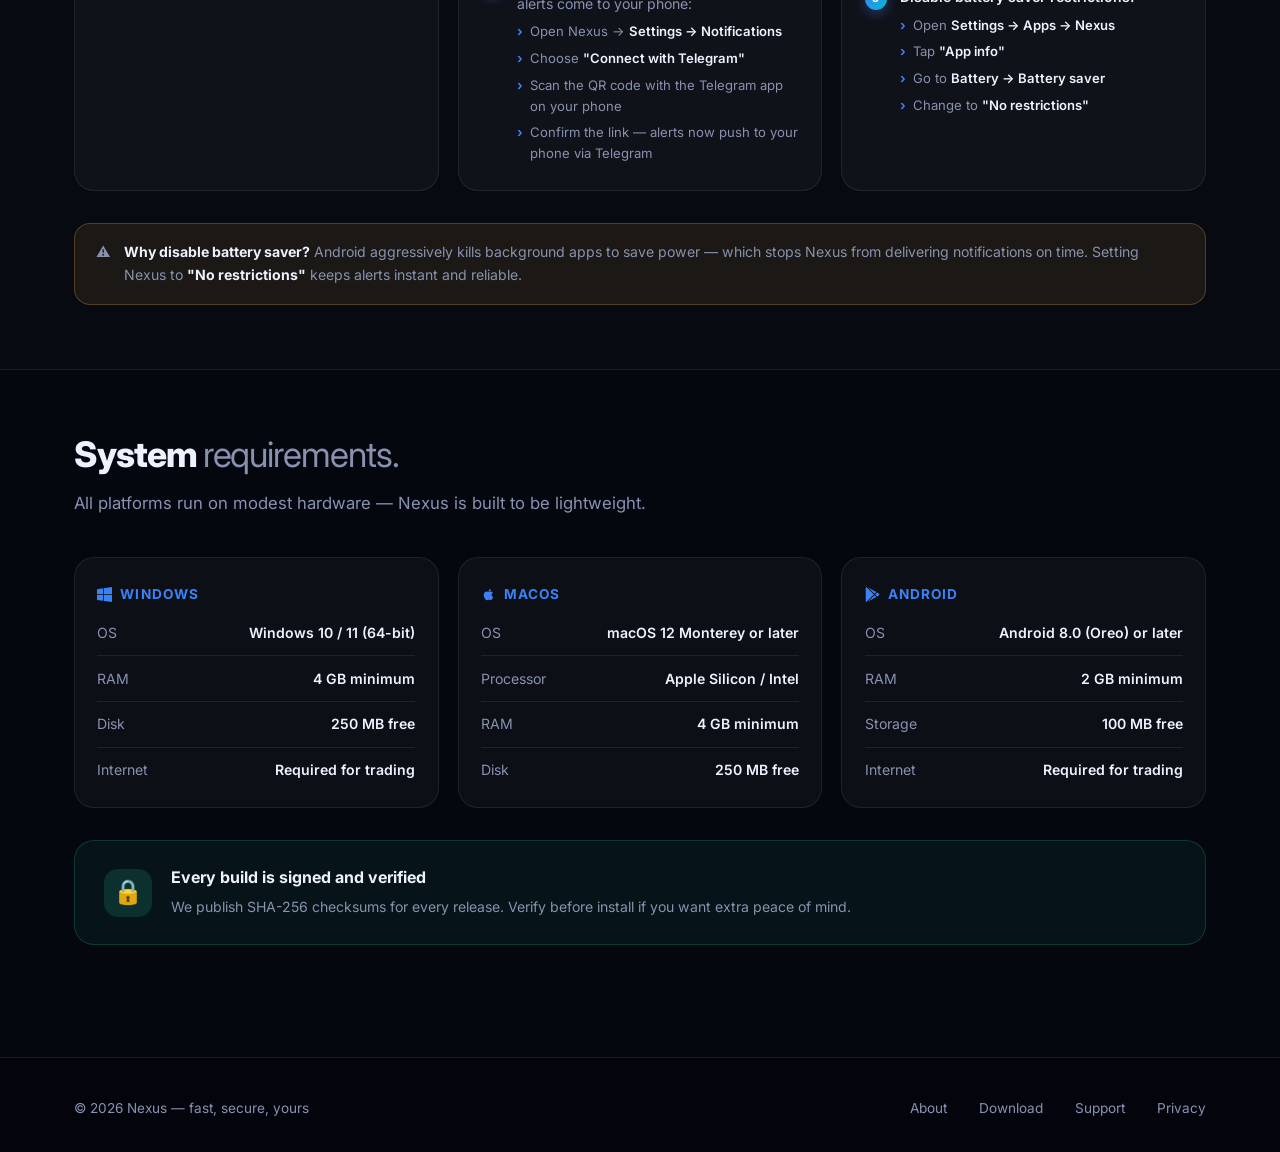
<file: download.html>
<!DOCTYPE html>
<html lang="en">
<head>
<meta charset="UTF-8">
<meta name="viewport" content="width=device-width, initial-scale=1.0">
<title>Nexus · Download</title>
<meta name="description" content="Download Nexus for Windows, macOS or Android. Direct install, no store required.">
<link rel="preconnect" href="https://fonts.googleapis.com">
<link rel="preconnect" href="https://fonts.gstatic.com" crossorigin>
<link href="https://fonts.googleapis.com/css2?family=Inter:wght@400;500;600;700;800&display=swap" rel="stylesheet">
<link rel="icon" href="images/logo.png">
<style>
*{margin:0;padding:0;box-sizing:border-box}
:root{
  --bg:#05070f;--bg-2:#0a0f1f;
  --card:rgba(255,255,255,0.035);--card-2:rgba(255,255,255,0.06);
  --border:rgba(255,255,255,0.08);--border-2:rgba(255,255,255,0.14);
  --text:#eef2ff;--muted:#8892b0;
  --accent:#3b82f6;--accent-2:#06b6d4;--accent-glow:rgba(59,130,246,0.35);
  --success:#22d3a6;--warn:#f5b843;--error:#f26d6d;
}
html{scroll-behavior:smooth}
body{
  font-family:'Inter',system-ui,-apple-system,sans-serif;
  background:var(--bg);color:var(--text);line-height:1.6;
  -webkit-font-smoothing:antialiased;overflow-x:hidden;
  min-height:100vh;position:relative;
}
body::before{
  content:'';position:fixed;top:-30%;left:-10%;
  width:70vw;height:70vw;
  background:radial-gradient(circle,rgba(59,130,246,0.15) 0%,transparent 60%);
  filter:blur(80px);z-index:-1;pointer-events:none;
}
body::after{
  content:'';position:fixed;bottom:-30%;right:-10%;
  width:60vw;height:60vw;
  background:radial-gradient(circle,rgba(6,182,212,0.12) 0%,transparent 60%);
  filter:blur(80px);z-index:-1;pointer-events:none;
}
.container{max-width:1180px;margin:0 auto;padding:0 1.5rem}
a{color:inherit;text-decoration:none}

/* ===== NAV ===== */
.nav{
  position:sticky;top:0;z-index:50;
  background:rgba(5,7,15,0.72);
  backdrop-filter:blur(20px);
  -webkit-backdrop-filter:blur(20px);
  border-bottom:1px solid var(--border);
}
.nav-inner{
  display:flex;align-items:center;justify-content:space-between;
  padding:1rem 0;gap:1rem;position:relative;
}

/* Brand — tight "Nexus." */
.brand{
  display:inline-flex;
  align-items:center;
  font-weight:800;
  font-size:1.35rem;
  letter-spacing:-0.02em;
  text-decoration:none;
  white-space:nowrap;
  color:var(--text);
  gap:0;
}
.brand-icon{
  width:32px;
  height:32px;
  object-fit:contain;
  display:block;
  margin-right:0.55rem;
  filter:drop-shadow(0 0 12px var(--accent-glow));
  border-radius:8px;   /* remove if your logo is a circle/transparent PNG */
}
.brand-text{
  display:inline;
  font-weight:800;
  letter-spacing:-0.02em;
  line-height:1;
  color:var(--text);
}
.brand-dot{color:var(--accent);margin-left:0}

/* Nav links */
.nav-links{display:flex;align-items:center;gap:2rem}
.nav-links a{font-size:0.9rem;font-weight:500;color:var(--muted);transition:color 0.2s;position:relative}
.nav-links a:hover{color:var(--text)}
.nav-links a.active{color:var(--text)}
.nav-links a.active::after{
  content:'';position:absolute;bottom:-6px;left:0;right:0;
  height:2px;background:linear-gradient(90deg,var(--accent),var(--accent-2));border-radius:2px;
}

/* Menu button */
.menu{
  display:none;background:transparent;border:1px solid var(--border-2);
  color:var(--text);font:inherit;font-size:0.85rem;font-weight:600;
  padding:0.5rem 1rem;border-radius:100px;cursor:pointer;transition:0.2s;
}

/* Page head */
.page-head{padding:4.5rem 0 2rem;text-align:center}
.pill{
  display:inline-flex;align-items:center;gap:0.5rem;
  background:rgba(59,130,246,0.1);
  border:1px solid rgba(59,130,246,0.25);
  padding:0.4rem 1rem;border-radius:100px;
  font-size:0.78rem;font-weight:500;color:#93c5fd;
  letter-spacing:0.02em;margin-bottom:1.5rem;
}
h1{
  font-size:clamp(2.4rem,5vw,3.6rem);font-weight:800;
  letter-spacing:-0.035em;line-height:1.05;margin-bottom:1.2rem;
}
h1 em{
  font-style:normal;
  background:linear-gradient(135deg,#3b82f6,#06b6d4);
  -webkit-background-clip:text;background-clip:text;-webkit-text-fill-color:transparent;
}
.page-head p{color:var(--muted);font-size:1.1rem;max-width:620px;line-height:1.65;margin:0 auto}

/* Grid of platform cards */
.platforms{
  display:grid;grid-template-columns:repeat(3,1fr);
  gap:1.5rem;margin-top:1rem;
}
.platform-card{
  background:var(--card);
  border:1px solid var(--border);
  border-radius:24px;
  padding:2.2rem 1.8rem;
  position:relative;overflow:hidden;
  display:flex;flex-direction:column;
  transition:0.3s;
}
.platform-card::before{
  content:'';position:absolute;inset:0;
  background:radial-gradient(circle at 50% 0%,rgba(59,130,246,0.12),transparent 60%);
  opacity:0;transition:opacity 0.3s;pointer-events:none;
}
.platform-card:hover{
  transform:translateY(-4px);
  border-color:var(--border-2);
  background:var(--card-2);
}
.platform-card:hover::before{opacity:1}

.platform-icon{
  width:64px;height:64px;
  border-radius:18px;
  background:linear-gradient(135deg,var(--accent),var(--accent-2));
  display:flex;align-items:center;justify-content:center;
  box-shadow:0 12px 32px var(--accent-glow);
  margin-bottom:1.3rem;position:relative;z-index:1;
}
.platform-icon svg{width:36px;height:36px;color:white}
.platform-name{
  font-size:1.5rem;font-weight:800;
  letter-spacing:-0.02em;margin-bottom:0.3rem;
  position:relative;z-index:1;
}
.platform-version{
  color:var(--muted);font-size:0.82rem;
  margin-bottom:1.2rem;position:relative;z-index:1;
  font-weight:500;
}
.platform-desc{
  color:var(--muted);font-size:0.88rem;
  line-height:1.6;margin-bottom:1.5rem;
  position:relative;z-index:1;flex:1;
}
.platform-features{
  display:flex;flex-direction:column;gap:0.6rem;
  margin-bottom:1.8rem;position:relative;z-index:1;
}
.pf-item{
  display:flex;align-items:center;gap:0.6rem;
  font-size:0.82rem;color:var(--muted);
}
.pf-check{
  width:18px;height:18px;border-radius:50%;
  background:rgba(34,211,166,0.12);
  color:var(--success);
  display:flex;align-items:center;justify-content:center;
  font-size:0.65rem;font-weight:700;flex-shrink:0;
}

.btn{
  display:inline-flex;align-items:center;justify-content:center;gap:0.5rem;
  font-weight:600;font-size:0.9rem;
  padding:0.8rem 1.4rem;border-radius:100px;
  border:none;cursor:pointer;transition:0.2s;
  font-family:inherit;letter-spacing:-0.01em;
  position:relative;z-index:1;
}
.btn-primary{
  background:linear-gradient(135deg,var(--accent),var(--accent-2));
  color:white;box-shadow:0 10px 24px var(--accent-glow);
}
.btn-primary:hover{transform:translateY(-2px);box-shadow:0 14px 32px var(--accent-glow)}
.btn-block{width:100%}

/* Info / requirements */
.section{padding:4rem 0}
.section-alt{background:rgba(255,255,255,0.015);border-top:1px solid var(--border);border-bottom:1px solid var(--border)}
h2{
  font-size:clamp(1.7rem,3vw,2.2rem);font-weight:800;
  letter-spacing:-0.03em;margin-bottom:1rem;line-height:1.15;
}
h2 .muted{color:var(--muted);font-weight:400}
.section-sub{color:var(--muted);font-size:1.05rem;max-width:600px;margin-bottom:2.5rem}

/* Info note */
.info-note{
  display:flex;gap:0.9rem;align-items:flex-start;
  padding:1.1rem 1.3rem;border-radius:16px;
  background:rgba(59,130,246,0.08);
  border:1px solid rgba(59,130,246,0.2);
  font-size:0.88rem;color:var(--muted);
  line-height:1.6;margin-top:2rem;
}
.info-note.warning{
  background:rgba(245,184,67,0.08);
  border-color:rgba(245,184,67,0.25);
}
.info-note strong{color:var(--text)}
.info-note code{
  background:rgba(255,255,255,0.06);
  padding:0.1rem 0.4rem;border-radius:6px;
  font-size:0.85em;color:var(--text);
  font-family:'SF Mono',Menlo,Consolas,monospace;
}

/* Requirements grid */
.req-grid{
  display:grid;grid-template-columns:repeat(auto-fit,minmax(280px,1fr));
  gap:1.2rem;
}
.req-card{
  background:var(--card);border:1px solid var(--border);
  border-radius:20px;padding:1.6rem 1.4rem;
}
.req-title{
  display:flex;align-items:center;
  font-size:0.85rem;font-weight:700;color:var(--accent);
  letter-spacing:0.08em;text-transform:uppercase;
  margin-bottom:1rem;
}
.req-title svg{
  width:15px;height:15px;
  margin-right:8px;
  flex-shrink:0;
}
.req-list{display:flex;flex-direction:column;gap:0.7rem}
.req-item{
  display:flex;justify-content:space-between;
  font-size:0.88rem;color:var(--muted);
  padding-bottom:0.7rem;
  border-bottom:1px solid var(--border);
}
.req-item:last-child{border-bottom:none;padding-bottom:0}
.req-item strong{color:var(--text);font-weight:600}

/* Install step list */
.steps{display:flex;flex-direction:column;gap:0.9rem}
.step{
  display:flex;gap:0.85rem;align-items:flex-start;
  font-size:0.88rem;color:var(--muted);line-height:1.6;
}
.step-num{
  width:22px;height:22px;border-radius:50%;
  background:linear-gradient(135deg,var(--accent),var(--accent-2));
  color:white;font-weight:700;font-size:0.7rem;
  display:flex;align-items:center;justify-content:center;
  flex-shrink:0;margin-top:0.15rem;
  box-shadow:0 4px 12px var(--accent-glow);
}
.step strong{color:var(--text);font-weight:600}
.step code{
  background:rgba(255,255,255,0.06);
  padding:0.1rem 0.4rem;border-radius:6px;
  font-size:0.85em;color:var(--text);
  font-family:'SF Mono',Menlo,Consolas,monospace;
}
.step-sub{
  display:flex;flex-direction:column;gap:0.35rem;
  margin-top:0.4rem;padding-left:0;
}
.step-sub-item{
  font-size:0.82rem;color:var(--muted);
  padding-left:0.8rem;position:relative;
}
.step-sub-item::before{
  content:'›';position:absolute;left:0;
  color:var(--accent);font-weight:700;
}

/* Security strip */
.security-strip{
  display:flex;align-items:center;gap:1.2rem;
  padding:1.5rem 1.8rem;border-radius:20px;
  background:rgba(34,211,166,0.06);
  border:1px solid rgba(34,211,166,0.2);
  margin-top:2rem;flex-wrap:wrap;
}
.security-strip-icon{
  width:48px;height:48px;border-radius:14px;
  background:rgba(34,211,166,0.15);
  display:flex;align-items:center;justify-content:center;
  color:var(--success);font-size:1.5rem;flex-shrink:0;
}
.security-strip-text{flex:1;min-width:200px}
.security-strip-text strong{display:block;font-size:1rem;margin-bottom:0.2rem;color:var(--text)}
.security-strip-text span{color:var(--muted);font-size:0.88rem}

.footer{border-top:1px solid var(--border);padding:2.5rem 0 2rem;margin-top:3rem;background:rgba(0,0,0,0.2)}
.footer-inner{display:flex;flex-wrap:wrap;justify-content:space-between;gap:1.5rem;font-size:0.85rem;color:var(--muted);align-items:center}
.footer-links{display:flex;gap:2rem;flex-wrap:wrap}
.footer-links a:hover{color:var(--accent)}

.toast{
  position:fixed;bottom:24px;left:50%;transform:translateX(-50%) translateY(20px);
  background:rgba(10,15,31,0.95);backdrop-filter:blur(20px);
  border:1px solid var(--border-2);color:white;
  padding:0.9rem 1.6rem;border-radius:100px;font-weight:500;font-size:0.9rem;
  box-shadow:0 20px 50px rgba(0,0,0,0.4);
  opacity:0;transition:0.3s cubic-bezier(0.34,1.56,0.64,1);
  pointer-events:none;z-index:999;max-width:90%;text-align:center;
}
.toast.show{opacity:1;transform:translateX(-50%) translateY(0)}
.toast.success{border-color:rgba(34,211,166,0.4)}

@media (max-width:900px){
  .platforms{grid-template-columns:1fr;gap:1.2rem}
}
@media (max-width:700px){
  .menu{display:inline-block}
  .nav-links{
    display:none;position:absolute;top:100%;left:1.5rem;right:1.5rem;
    flex-direction:column;align-items:stretch;
    background:rgba(10,15,31,0.98);backdrop-filter:blur(20px);
    border:1px solid var(--border-2);border-radius:20px;
    padding:1rem;gap:0.3rem;margin-top:0.6rem;
    box-shadow:0 24px 60px rgba(0,0,0,0.5);
  }
  .nav-links.open{display:flex}
  .nav-links a{padding:0.85rem 1rem;border-radius:12px;font-size:1rem}
  .nav-links a:hover{background:var(--card)}
  .nav-links a.active::after{display:none}
  .nav-links a.active{background:var(--card)}
  .page-head{padding:3rem 0 1.5rem}
  .section{padding:3rem 0}
}
</style>
</head>
<body>

<nav class="nav">
  <div class="container nav-inner">
    <a class="brand" href="index.html"><img class="brand-icon" src="images/logo.png" alt="Nexus logo"><span class="brand-text">Nexus<span class="brand-dot">.</span></span></a>    <button class="menu" type="button" aria-label="Open menu" aria-expanded="false">Menu</button>

    <div class="nav-links">
      <a href="index.html">Home</a>
      <a href="about.html">About</a>
      <a href="download.html" class="active">Download</a>
      <a href="withdraw.html">Withdraw</a>
      <a href="support.html">Support</a>
    </div>
  </div>
</nav>

<main>

<section class="page-head container">
  <span class="pill">📦 Download Nexus</span>
  <h1>Get the app for<br><em>your platform.</em></h1>
  <p>Direct install — no app store required. Choose Windows, macOS, or Android below. All builds are signed and SHA-256 verified.</p>
</section>

<!-- PLATFORM CARDS -->
<section class="section" style="padding-top:1rem">
  <div class="container">
    <div class="platforms">

      <!-- WINDOWS -->
      <div class="platform-card">
        <div class="platform-icon">
          <svg viewBox="0 0 24 24" fill="currentColor">
            <path d="M0 3.449L9.75 2.1v9.451H0V3.449zm10.949-1.5L24 0v11.4H10.949V1.949zM0 12.6h9.75v9.451L0 20.702V12.6zm10.949 0H24V24l-12.951-1.8V12.6z"/>
          </svg>
        </div>
        <div class="platform-name">Windows</div>
        <div class="platform-version">v3.2.1 · 68 MB · Windows 10/11 (64-bit)</div>
        <p class="platform-desc">Full desktop app with multi-window charts, hotkeys, and native notifications.</p>

        <div class="platform-features">
          <div class="pf-item"><span class="pf-check">✓</span> Multi-monitor charts</div>
          <div class="pf-item"><span class="pf-check">✓</span> Global hotkeys for orders</div>
          <div class="pf-item"><span class="pf-check">✓</span> Taskbar pinning & system tray</div>
        </div>

        <a href="https://github.com/zarafonkatechnology/Nexus/releases/download/v1.1.1/Nexus.exe" download class="btn btn-primary btn-block">
          <svg width="16" height="16" viewBox="0 0 24 24" fill="none" stroke="currentColor" stroke-width="2.5" stroke-linecap="round"><path d="M12 5v14M5 12l7 7 7-7"/></svg>
          Download .exe
        </a>
      </div>

      <!-- MACOS -->
      <div class="platform-card">
        <div class="platform-icon">
          <svg viewBox="0 0 24 24" fill="currentColor">
            <path d="M17.05 20.28c-.98.95-2.05.8-3.08.35-1.09-.46-2.09-.48-3.24 0-1.44.62-2.2.44-3.06-.35C2.79 15.25 3.51 7.59 9.05 7.31c1.35.07 2.29.74 3.08.8 1.18-.24 2.31-.93 3.57-.84 1.51.12 2.65.72 3.4 1.8-3.12 1.87-2.38 5.98.48 7.13-.57 1.5-1.31 2.99-2.54 4.09zM12.03 7.25c-.15-2.23 1.66-4.07 3.74-4.25.29 2.58-2.34 4.5-3.74 4.25z"/>
          </svg>
        </div>
        <div class="platform-name">macOS</div>
        <div class="platform-version">v3.2.1 · 72 MB · macOS 12+ (Universal)</div>
        <p class="platform-desc">Native app for Apple Silicon and Intel Macs. Menu bar mode and Touch ID support.</p>

        <div class="platform-features">
          <div class="pf-item"><span class="pf-check">✓</span> Apple Silicon + Intel</div>
          <div class="pf-item"><span class="pf-check">✓</span> Touch ID unlock</div>
          <div class="pf-item"><span class="pf-check">✓</span> Telegram-connected notifications</div>
        </div>

        <a href="https://github.com/zarafonkatechnology/Nexus/releases/download/v1.0.1/Nexus.dmg" download class="btn btn-primary btn-block">
          <svg width="16" height="16" viewBox="0 0 24 24" fill="none" stroke="currentColor" stroke-width="2.5" stroke-linecap="round"><path d="M12 5v14M5 12l7 7 7-7"/></svg>
          Download .dmg
        </a>
      </div>

      <!-- ANDROID -->
      <div class="platform-card">
        <div class="platform-icon">
          <svg viewBox="0 0 512 512" fill="currentColor">
            <path d="M325.3 234.3L104.6 13l280.8 161.2-60.1 60.1zM47 0C34 6.8 25.3 19.2 25.3 35.3v441.3c0 16.1 8.7 28.5 21.7 35.3l256.6-256L47 0zm425.2 225.6l-58.9-34.1-65.7 64.5 65.7 64.5 60.1-34.1c18-14.3 18-46.5-1.2-60.8zM104.6 499l280.8-161.2-60.1-60.1L104.6 499z"/>
          </svg>
        </div>
        <div class="platform-name">Android</div>
        <div class="platform-version">v3.2.1 · 24 MB · Android 8.0+</div>
        <p class="platform-desc">Mobile-first APK with biometric unlock, push notifications, and instant withdrawals.</p>

        <div class="platform-features">
          <div class="pf-item"><span class="pf-check">✓</span> Fingerprint / face unlock</div>
          <div class="pf-item"><span class="pf-check">✓</span> Push notifications</div>
          <div class="pf-item"><span class="pf-check">✓</span> Instant withdrawals on-the-go</div>
        </div>

        <a href="https://github.com/zarafonkatechnology/Nexus/releases/download/v1.0.0/Nexus.apk"
           download="Nexus.apk" class="btn btn-primary btn-block" id="apk-btn">
          <svg width="16" height="16" viewBox="0 0 24 24" fill="none" stroke="currentColor" stroke-width="2.5" stroke-linecap="round"><path d="M12 5v14M5 12l7 7 7-7"/></svg>
          Download .apk
        </a>
      </div>

    </div>

    <div class="info-note">
      <span>💡</span>
      <span>Each download is served from our secure CDN. If your browser warns about an unsigned file, choose <strong>"Keep"</strong> or <strong>"Open anyway"</strong> — the apps are signed, we just aren't listed in every store yet.</span>
    </div>
  </div>
</section>

<!-- INSTALL GUIDES -->
<section class="section section-alt">
  <div class="container">
    <h2>Install <span class="muted">guides.</span></h2>
    <p class="section-sub">Follow the steps for your platform. Most installs take under 2 minutes.</p>

    <div class="req-grid">

      <!-- WINDOWS INSTALL -->
      <div class="req-card">
        <div class="req-title">
          <svg viewBox="0 0 24 24" fill="currentColor"><path d="M0 3.449L9.75 2.1v9.451H0V3.449zm10.949-1.5L24 0v11.4H10.949V1.949zM0 12.6h9.75v9.451L0 20.702V12.6zm10.949 0H24V24l-12.951-1.8V12.6z"/></svg>
          Windows
        </div>
        <div class="steps">
          <div class="step">
            <span class="step-num">1</span>
            <span>Run the downloaded <code>Nexus-Setup.exe</code></span>
          </div>
          <div class="step">
            <span class="step-num">2</span>
            <span>
              If Windows shows <strong>"Windows protected your PC"</strong>:
              <div class="step-sub">
                <div class="step-sub-item">Click <strong>"More info"</strong></div>
                <div class="step-sub-item">Then click <strong>"Run anyway"</strong></div>
              </div>
            </span>
          </div>
          <div class="step">
            <span class="step-num">3</span>
            <span>Follow the setup wizard to install</span>
          </div>
          <div class="step">
            <span class="step-num">4</span>
            <span>Right-click the taskbar icon → <strong>Pin to taskbar</strong></span>
          </div>
        </div>
      </div>

      <!-- MACOS INSTALL -->
      <div class="req-card">
        <div class="req-title">
          <svg viewBox="0 0 24 24" fill="currentColor"><path d="M17.05 20.28c-.98.95-2.05.8-3.08.35-1.09-.46-2.09-.48-3.24 0-1.44.62-2.2.44-3.06-.35C2.79 15.25 3.51 7.59 9.05 7.31c1.35.07 2.29.74 3.08.8 1.18-.24 2.31-.93 3.57-.84 1.51.12 2.65.72 3.4 1.8-3.12 1.87-2.38 5.98.48 7.13-.57 1.5-1.31 2.99-2.54 4.09zM12.03 7.25c-.15-2.23 1.66-4.07 3.74-4.25.29 2.58-2.34 4.5-3.74 4.25z"/></svg>
          macOS
        </div>
        <div class="steps">
          <div class="step">
            <span class="step-num">1</span>
            <span>Open the downloaded <code>Nexus.dmg</code> file</span>
          </div>
          <div class="step">
            <span class="step-num">2</span>
            <span>Drag <strong>Nexus</strong> into your <strong>Applications</strong> folder</span>
          </div>
          <div class="step">
            <span class="step-num">3</span>
            <span>
              First launch — macOS may block an unsigned app:
              <div class="step-sub">
                <div class="step-sub-item">In <strong>Applications</strong>, Control-click the Nexus icon</div>
                <div class="step-sub-item">Choose <strong>Open</strong> → confirm <strong>"Open"</strong></div>
              </div>
            </span>
          </div>
          <div class="step">
            <span class="step-num">4</span>
            <span>
              <strong>Enable Telegram notifications</strong> — so alerts come to your phone:
              <div class="step-sub">
                <div class="step-sub-item">Open Nexus → <strong>Settings → Notifications</strong></div>
                <div class="step-sub-item">Choose <strong>"Connect with Telegram"</strong></div>
                <div class="step-sub-item">Scan the QR code with the Telegram app on your phone</div>
                <div class="step-sub-item">Confirm the link — alerts now push to your phone via Telegram</div>
              </div>
            </span>
          </div>
        </div>
      </div>

      <!-- ANDROID INSTALL -->
      <div class="req-card">
        <div class="req-title">
          <svg viewBox="0 0 512 512" fill="currentColor"><path d="M325.3 234.3L104.6 13l280.8 161.2-60.1 60.1zM47 0C34 6.8 25.3 19.2 25.3 35.3v441.3c0 16.1 8.7 28.5 21.7 35.3l256.6-256L47 0zm425.2 225.6l-58.9-34.1-65.7 64.5 65.7 64.5 60.1-34.1c18-14.3 18-46.5-1.2-60.8zM104.6 499l280.8-161.2-60.1-60.1L104.6 499z"/></svg>
          Android
        </div>
        <div class="steps">
          <div class="step">
            <span class="step-num">1</span>
            <span>Open the downloaded <code>Nexus.apk</code> file</span>
          </div>
          <div class="step">
            <span class="step-num">2</span>
            <span>
              Allow install from unknown sources:
              <div class="step-sub">
                <div class="step-sub-item">Tap <strong>"Settings"</strong> when prompted</div>
                <div class="step-sub-item">Enable <strong>"Allow from this source"</strong></div>
              </div>
            </span>
          </div>
          <div class="step">
            <span class="step-num">3</span>
            <span>Tap <strong>Install</strong> and open Nexus</span>
          </div>
          <div class="step">
            <span class="step-num">4</span>
            <span><strong>Allow notifications</strong> — tap <strong>"Allow"</strong> when the app asks</span>
          </div>
          <div class="step">
            <span class="step-num">5</span>
            <span>
              <strong>Disable battery saver restrictions:</strong>
              <div class="step-sub">
                <div class="step-sub-item">Open <strong>Settings → Apps → Nexus</strong></div>
                <div class="step-sub-item">Tap <strong>"App info"</strong></div>
                <div class="step-sub-item">Go to <strong>Battery → Battery saver</strong></div>
                <div class="step-sub-item">Change to <strong>"No restrictions"</strong></div>
              </div>
            </span>
          </div>
        </div>
      </div>

    </div>

    <div class="info-note warning">
      <span>⚠️</span>
      <span><strong>Why disable battery saver?</strong> Android aggressively kills background apps to save power — which stops Nexus from delivering notifications on time. Setting Nexus to <strong>"No restrictions"</strong> keeps alerts instant and reliable.</span>
    </div>

  </div>
</section>

<!-- REQUIREMENTS -->
<section class="section">
  <div class="container">
    <h2>System <span class="muted">requirements.</span></h2>
    <p class="section-sub">All platforms run on modest hardware — Nexus is built to be lightweight.</p>

    <div class="req-grid">
      <div class="req-card">
        <div class="req-title">
          <svg viewBox="0 0 24 24" fill="currentColor"><path d="M0 3.449L9.75 2.1v9.451H0V3.449zm10.949-1.5L24 0v11.4H10.949V1.949zM0 12.6h9.75v9.451L0 20.702V12.6zm10.949 0H24V24l-12.951-1.8V12.6z"/></svg>
          Windows
        </div>
        <div class="req-list">
          <div class="req-item"><span>OS</span><strong>Windows 10 / 11 (64-bit)</strong></div>
          <div class="req-item"><span>RAM</span><strong>4 GB minimum</strong></div>
          <div class="req-item"><span>Disk</span><strong>250 MB free</strong></div>
          <div class="req-item"><span>Internet</span><strong>Required for trading</strong></div>
        </div>
      </div>

      <div class="req-card">
        <div class="req-title">
          <svg viewBox="0 0 24 24" fill="currentColor"><path d="M17.05 20.28c-.98.95-2.05.8-3.08.35-1.09-.46-2.09-.48-3.24 0-1.44.62-2.2.44-3.06-.35C2.79 15.25 3.51 7.59 9.05 7.31c1.35.07 2.29.74 3.08.8 1.18-.24 2.31-.93 3.57-.84 1.51.12 2.65.72 3.4 1.8-3.12 1.87-2.38 5.98.48 7.13-.57 1.5-1.31 2.99-2.54 4.09zM12.03 7.25c-.15-2.23 1.66-4.07 3.74-4.25.29 2.58-2.34 4.5-3.74 4.25z"/></svg>
          macOS
        </div>
        <div class="req-list">
          <div class="req-item"><span>OS</span><strong>macOS 12 Monterey or later</strong></div>
          <div class="req-item"><span>Processor</span><strong>Apple Silicon / Intel</strong></div>
          <div class="req-item"><span>RAM</span><strong>4 GB minimum</strong></div>
          <div class="req-item"><span>Disk</span><strong>250 MB free</strong></div>
        </div>
      </div>

      <div class="req-card">
        <div class="req-title">
          <svg viewBox="0 0 512 512" fill="currentColor"><path d="M325.3 234.3L104.6 13l280.8 161.2-60.1 60.1zM47 0C34 6.8 25.3 19.2 25.3 35.3v441.3c0 16.1 8.7 28.5 21.7 35.3l256.6-256L47 0zm425.2 225.6l-58.9-34.1-65.7 64.5 65.7 64.5 60.1-34.1c18-14.3 18-46.5-1.2-60.8zM104.6 499l280.8-161.2-60.1-60.1L104.6 499z"/></svg>
          Android
        </div>
        <div class="req-list">
          <div class="req-item"><span>OS</span><strong>Android 8.0 (Oreo) or later</strong></div>
          <div class="req-item"><span>RAM</span><strong>2 GB minimum</strong></div>
          <div class="req-item"><span>Storage</span><strong>100 MB free</strong></div>
          <div class="req-item"><span>Internet</span><strong>Required for trading</strong></div>
        </div>
      </div>
    </div>

    <div class="security-strip">
      <div class="security-strip-icon">🔒</div>
      <div class="security-strip-text">
        <strong>Every build is signed and verified</strong>
        <span>We publish SHA-256 checksums for every release. Verify before install if you want extra peace of mind.</span>
      </div>
    </div>
  </div>
</section>

</main>

<footer class="footer">
  <div class="container footer-inner">
    <span>© 2026 Nexus — fast, secure, yours</span>
    <div class="footer-links">
      <a href="about.html">About</a>
      <a href="download.html">Download</a>
      <a href="support.html">Support</a>
      <a href="#">Privacy</a>
    </div>
  </div>
</footer>

<div id="toast" class="toast">✨ Download ready</div>

<script>
(function () {
  var btn = document.querySelector('.nav-inner .menu');
  var links = document.querySelector('.nav-inner .nav-links');
  if (btn && links) {
    btn.addEventListener('click', function (e) {
      e.preventDefault(); e.stopPropagation();
      var open = links.classList.toggle('open');
      btn.setAttribute('aria-expanded', open);
      btn.textContent = open ? 'Close' : 'Menu';
    });
    links.querySelectorAll('a').forEach(function (a) {
      a.addEventListener('click', function () {
        links.classList.remove('open'); btn.textContent = 'Menu';
      });
    });
    document.addEventListener('click', function (e) {
      if (links.classList.contains('open') && !links.contains(e.target) && !btn.contains(e.target)) {
        links.classList.remove('open'); btn.textContent = 'Menu';
      }
    });
  }

  var toast = document.getElementById('toast');
  function showToast(msg) {
    toast.textContent = msg;
    toast.classList.add('show');
    clearTimeout(toast._t);
    toast._t = setTimeout(function(){ toast.classList.remove('show'); }, 3000);
  }

  var apkBtn = document.getElementById('apk-btn');
  if (apkBtn) apkBtn.addEventListener('click', function () { showToast('📲 Downloading Nexus APK…'); });

  document.querySelectorAll('.platform-card a[download]').forEach(function (a) {
    a.addEventListener('click', function () {
      var name = a.querySelector('svg') ? a.textContent.trim() : 'Nexus';
      showToast('⬇ ' + name + ' starting…');
    });
  });
})();
</script>

</body>
</html>
</file>
